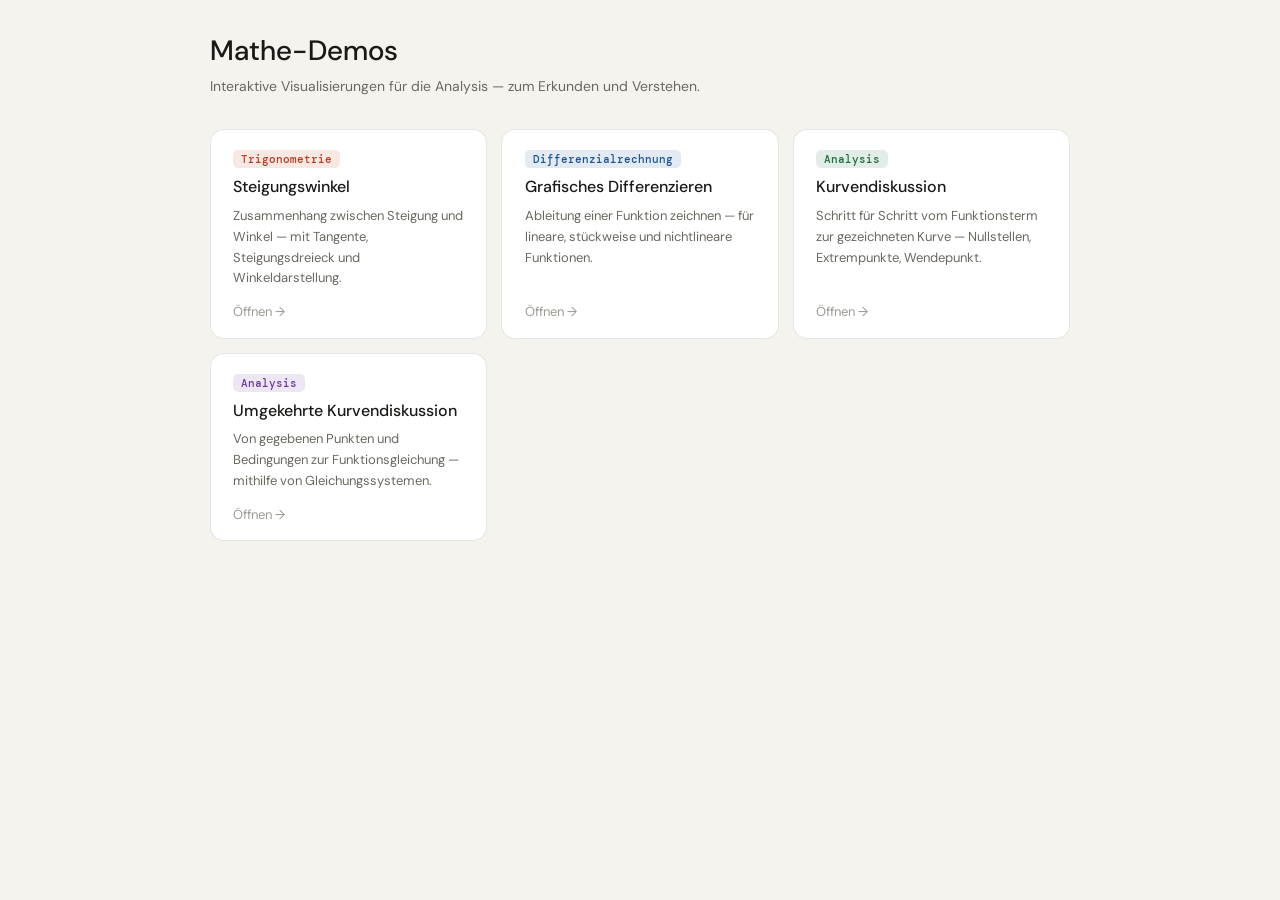
<file: index.html>
<!DOCTYPE html>
<html lang="de">
<head>
<meta charset="UTF-8">
<meta name="viewport" content="width=device-width, initial-scale=1.0">
<title>Mathe-Demos</title>
<link href="https://fonts.googleapis.com/css2?family=DM+Sans:wght@400;500&family=DM+Mono:wght@400;500&display=swap" rel="stylesheet">
<link rel="stylesheet" href="shared.css">
<style>
.demo-grid {
  display: grid;
  grid-template-columns: repeat(auto-fill, minmax(260px, 1fr));
  gap: 14px;
  margin-top: 2rem;
}

.demo-card {
  background: var(--surface);
  border: 0.5px solid var(--border);
  border-radius: 14px;
  padding: 1.25rem 1.4rem 1.1rem;
  text-decoration: none;
  color: inherit;
  display: flex;
  flex-direction: column;
  gap: 8px;
  transition: border-color .15s, box-shadow .15s;
}

.demo-card:hover {
  border-color: var(--border2);
  box-shadow: 0 2px 12px rgba(0,0,0,0.07);
}

.demo-tag {
  font-family: 'DM Mono', monospace;
  font-size: 11px;
  font-weight: 500;
  padding: 2px 8px;
  border-radius: 5px;
  align-self: flex-start;
}

.demo-tag.red    { background: rgba(184,64,32,0.12); color: var(--red); }
.demo-tag.blue   { background: rgba(26,86,150,0.12); color: var(--blue); }
.demo-tag.green  { background: rgba(30,110,58,0.12); color: var(--green); }
.demo-tag.purple { background: rgba(107,58,158,0.12); color: var(--purple); }

@media (prefers-color-scheme: dark) {
  .demo-tag.red    { background: rgba(224,96,64,0.15);   color: var(--red); }
  .demo-tag.blue   { background: rgba(91,163,232,0.15);  color: var(--blue); }
  .demo-tag.green  { background: rgba(78,194,122,0.15);  color: var(--green); }
  .demo-tag.purple { background: rgba(176,122,224,0.15); color: var(--purple); }
}

.demo-title {
  font-size: 16px;
  font-weight: 500;
  color: var(--text);
  line-height: 1.35;
}

.demo-desc {
  font-size: 13px;
  color: var(--muted);
  line-height: 1.6;
}

.demo-arrow {
  font-size: 13px;
  color: var(--hint);
  margin-top: auto;
  padding-top: 6px;
}
</style>
</head>
<body>
<div class="page">

<header>
  <h1 style="font-size:28px;font-weight:500;margin-bottom:6px;">Mathe-Demos</h1>
  <p>Interaktive Visualisierungen für die Analysis — zum Erkunden und Verstehen.</p>
</header>

<div class="demo-grid">

  <a class="demo-card" href="steigungswinkel.html">
    <span class="demo-tag red">Trigonometrie</span>
    <span class="demo-title">Steigungswinkel</span>
    <span class="demo-desc">Zusammenhang zwischen Steigung und Winkel — mit Tangente, Steigungsdreieck und Winkeldarstellung.</span>
    <span class="demo-arrow">Öffnen →</span>
  </a>

  <a class="demo-card" href="grafisches-differenzieren.html">
    <span class="demo-tag blue">Differenzialrechnung</span>
    <span class="demo-title">Grafisches Differenzieren</span>
    <span class="demo-desc">Ableitung einer Funktion zeichnen — für lineare, stückweise und nichtlineare Funktionen.</span>
    <span class="demo-arrow">Öffnen →</span>
  </a>

  <a class="demo-card" href="kurvendiskussion.html">
    <span class="demo-tag green">Analysis</span>
    <span class="demo-title">Kurvendiskussion</span>
    <span class="demo-desc">Schritt für Schritt vom Funktionsterm zur gezeichneten Kurve — Nullstellen, Extrempunkte, Wendepunkt.</span>
    <span class="demo-arrow">Öffnen →</span>
  </a>

  <a class="demo-card" href="umgekehrte-kurvendiskussion.html">
    <span class="demo-tag purple">Analysis</span>
    <span class="demo-title">Umgekehrte Kurvendiskussion</span>
    <span class="demo-desc">Von gegebenen Punkten und Bedingungen zur Funktionsgleichung — mithilfe von Gleichungssystemen.</span>
    <span class="demo-arrow">Öffnen →</span>
  </a>

</div>
</div>
</body>
</html>
</file>
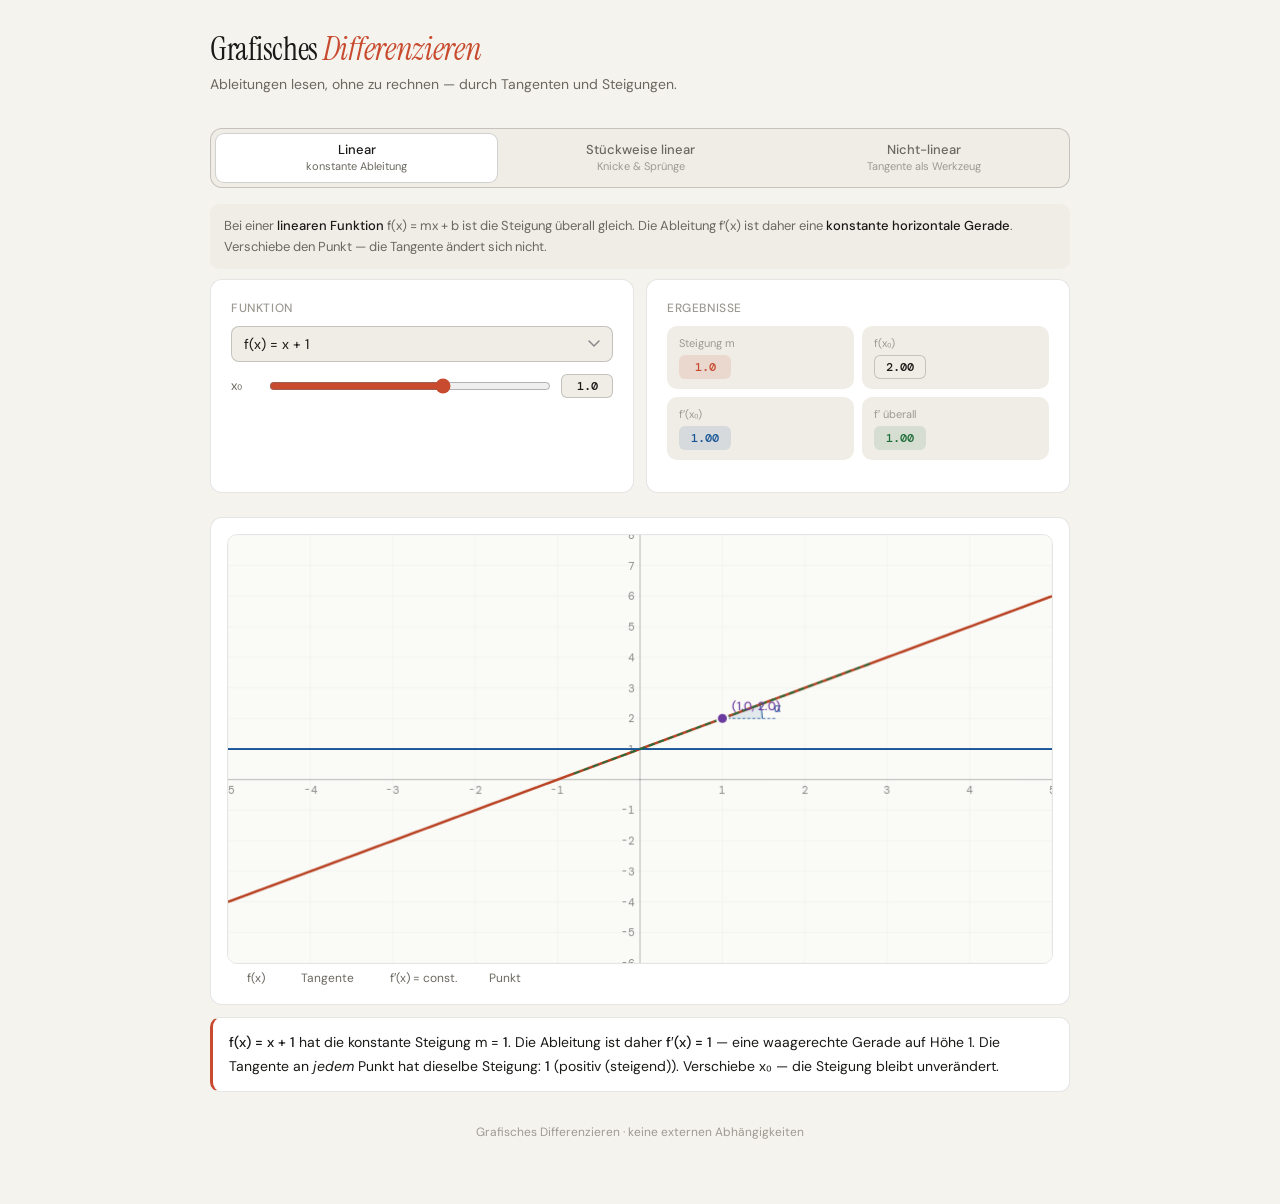
<file: grafisches-differenzieren.html>
<!DOCTYPE html>
<html lang="de">
<head>
<meta charset="UTF-8">
<meta name="viewport" content="width=device-width, initial-scale=1.0">
<title>Grafisches Differenzieren</title>
<link href="https://fonts.googleapis.com/css2?family=Instrument+Serif:ital@0;1&family=DM+Sans:wght@400;500&family=DM+Mono:wght@400;500&display=swap" rel="stylesheet">
<link rel="stylesheet" href="shared.css">
<style>
/* Override: this demo uses a slightly warmer red */
:root { --red: #c84b2f; }
@media (prefers-color-scheme: dark) { :root { --red: #e8705a; } }

/* Header — Instrument Serif */
header h1 { font-family: 'Instrument Serif', serif; font-size: 32px; font-weight: 400; letter-spacing: -0.3px; line-height: 1.1; margin-bottom: 6px; }
header h1 em { font-style: italic; color: var(--red); }

/* Tabs */
.tabs { display: flex; gap: 2px; background: var(--surface2); border: 0.5px solid var(--border2); border-radius: 12px; padding: 4px; margin-bottom: 16px; }
.tab { flex: 1; padding: 8px 12px; border-radius: 9px; border: none; background: transparent; color: var(--muted); font-family: 'DM Sans', sans-serif; font-size: 13px; font-weight: 500; cursor: pointer; transition: background 0.15s, color 0.15s; text-align: center; line-height: 1.3; }
.tab:hover { color: var(--text); }
.tab.active { background: var(--surface); color: var(--text); border: 0.5px solid var(--border2); }
.tab .tab-sub { font-size: 11px; font-weight: 400; color: var(--hint); display: block; margin-top: 1px; }
.tab.active .tab-sub { color: var(--muted); }

/* Controls label */
.ctrl-label { font-size: 12px; font-weight: 500; text-transform: uppercase; letter-spacing: 0.05em; color: var(--hint); margin-bottom: 10px; }

/* Piecewise warning */
.warn-box { background: rgba(180,83,9,0.10); border: 0.5px solid var(--amber); border-radius: 8px; padding: 8px 12px; font-size: 13px; color: var(--amber); margin-bottom: 10px; display: none; }
@media (prefers-color-scheme: dark) { .warn-box { background: rgba(251,191,36,0.12); color: var(--amber); border-color: var(--amber); } }

/* 4-column results strip */
.results { display: grid; grid-template-columns: repeat(4, 1fr); gap: 8px; margin-bottom: 12px; }
@media (max-width: 540px) { .results { grid-template-columns: repeat(2, 1fr); } }
</style>
</head>
<body>
<div class="page">

<header>
  <h1>Grafisches <em>Differenzieren</em></h1>
  <p>Ableitungen lesen, ohne zu rechnen — durch Tangenten und Steigungen.</p>
</header>

<!-- Tabs -->
<div class="tabs">
  <button class="tab active" onclick="switchTab('linear')">
    Linear
    <span class="tab-sub">konstante Ableitung</span>
  </button>
  <button class="tab" onclick="switchTab('piecewise')">
    Stückweise linear
    <span class="tab-sub">Knicke &amp; Sprünge</span>
  </button>
  <button class="tab" onclick="switchTab('nonlinear')">
    Nicht-linear
    <span class="tab-sub">Tangente als Werkzeug</span>
  </button>
</div>

<!-- ═══════════════ TAB 1: LINEAR ═══════════════ -->
<div id="panel-linear" class="panel active">

  <div class="info-box">
    Bei einer <strong>linearen Funktion</strong> f(x) = mx + b ist die Steigung überall gleich.
    Die Ableitung f′(x) ist daher eine <strong>konstante horizontale Gerade</strong>.
    Verschiebe den Punkt — die Tangente ändert sich nicht.
  </div>

  <div class="ctrl-grid">
    <div class="card">
      <div class="ctrl-label">Funktion</div>
      <select id="lin-func" onchange="linUpdate()">
        <option value="1">f(x) = x + 1</option>
        <option value="2">f(x) = 2x − 1</option>
        <option value="3">f(x) = −x + 3</option>
        <option value="4">f(x) = 0.5x + 2</option>
        <option value="5">f(x) = −2x + 4</option>
      </select>
      <div class="slider-row">
        <label>x₀</label>
        <input type="range" id="lin-x0" min="-4" max="4" step="0.1" value="1" oninput="linUpdate()">
        <span id="lin-x0-out" class="pill">1.0</span>
      </div>
    </div>
    <div class="card">
      <div class="ctrl-label">Ergebnisse</div>
      <div class="results" style="grid-template-columns:repeat(2,1fr);">
        <div class="ritem"><div class="rl">Steigung m</div><div class="rv"><span id="lin-m" class="pill red">—</span></div></div>
        <div class="ritem"><div class="rl">f(x₀)</div><div class="rv"><span id="lin-fx" class="pill">—</span></div></div>
        <div class="ritem"><div class="rl">f′(x₀)</div><div class="rv"><span id="lin-dfx" class="pill blue">—</span></div></div>
        <div class="ritem"><div class="rl">f′ überall</div><div class="rv"><span id="lin-const" class="pill green">—</span></div></div>
      </div>
    </div>
  </div>

  <div class="card" style="padding:1rem;">
    <canvas id="lin-cv"></canvas>
    <div class="legend">
      <div class="legend-item"><div class="lswatch" style="background:var(--curve);"></div> f(x)</div>
      <div class="legend-item"><div class="lswatch dashed" style="color:var(--tangent);background:none;"></div> Tangente</div>
      <div class="legend-item"><div class="lswatch" style="background:var(--deriv);"></div> f′(x) = const.</div>
      <div class="legend-item"><div class="lswatch" style="width:10px;height:10px;border-radius:50%;background:var(--point);"></div> Punkt</div>
    </div>
  </div>

  <div class="explain" id="lin-explain"></div>
</div>

<!-- ═══════════════ TAB 2: PIECEWISE ═══════════════ -->
<div id="panel-piecewise" class="panel">

  <div class="info-box">
    Bei einer <strong>stückweise linearen Funktion</strong> hat jedes Teilstück seine eigene konstante Steigung.
    An <strong>Knickpunkten</strong> ist die Ableitung nicht definiert — dort existiert keine eindeutige Tangente.
    An <strong>Sprungstellen</strong> ist die Funktion selbst nicht stetig.
  </div>

  <div class="ctrl-grid">
    <div class="card">
      <div class="ctrl-label">Funktion</div>
      <select id="pw-func" onchange="pwUpdate()">
        <option value="0">Absolut: |x|</option>
        <option value="1">Dach: Δ-Form</option>
        <option value="2">Treppe (Sprünge)</option>
        <option value="3">W-Form</option>
      </select>
      <div class="slider-row">
        <label>x₀</label>
        <input type="range" id="pw-x0" min="-4" max="4" step="0.05" value="1.5" oninput="pwUpdate()">
        <span id="pw-x0-out" class="pill">1.5</span>
      </div>
    </div>
    <div class="card">
      <div class="ctrl-label">Ergebnisse</div>
      <div class="results" style="grid-template-columns:repeat(2,1fr);">
        <div class="ritem"><div class="rl">f(x₀)</div><div class="rv"><span id="pw-fx" class="pill red">—</span></div></div>
        <div class="ritem"><div class="rl">Teilstück-Steigung</div><div class="rv"><span id="pw-slope" class="pill blue">—</span></div></div>
        <div class="ritem"><div class="rl">f′(x₀)</div><div class="rv"><span id="pw-dfx" class="pill green">—</span></div></div>
        <div class="ritem"><div class="rl">Status</div><div class="rv"><span id="pw-status" class="pill">—</span></div></div>
      </div>
    </div>
  </div>

  <div id="pw-warn" class="warn-box"></div>

  <div class="card" style="padding:1rem;">
    <canvas id="pw-cv"></canvas>
    <div class="legend">
      <div class="legend-item"><div class="lswatch" style="background:var(--curve);"></div> f(x)</div>
      <div class="legend-item"><div class="lswatch dashed" style="color:var(--tangent);background:none;"></div> Tangente (wo definiert)</div>
      <div class="legend-item"><div class="lswatch" style="background:var(--deriv);"></div> f′(x)</div>
    </div>
  </div>

  <div class="explain" id="pw-explain"></div>
</div>

<!-- ═══════════════ TAB 3: NONLINEAR ═══════════════ -->
<div id="panel-nonlinear" class="panel">

  <div class="info-box">
    Bei <strong>nicht-linearen Funktionen</strong> ändert sich die Steigung an jedem Punkt.
    Die Tangente an x₀ hat genau die Steigung f′(x₀). Die Ableitungsfunktion f′(x) zeigt,
    wie sich diese Steigung über alle x verhält — <strong>Nullstellen von f′ = Extrempunkte von f</strong>.
  </div>

  <div class="ctrl-grid">
    <div class="card">
      <div class="ctrl-label">Funktion</div>
      <select id="nl-func" onchange="nlUpdate()">
        <option value="0">f(x) = x²</option>
        <option value="1">f(x) = x³ − 3x</option>
        <option value="2">f(x) = sin(x)</option>
        <option value="3">f(x) = x⁴ − 4x²</option>
        <option value="4">f(x) = eˣ</option>
        <option value="5">f(x) = x² · e^(−x)</option>
      </select>
      <div class="slider-row">
        <label>x₀</label>
        <input type="range" id="nl-x0" min="-3.5" max="3.5" step="0.05" value="1" oninput="nlUpdate()">
        <span id="nl-x0-out" class="pill">1.0</span>
      </div>
    </div>
    <div class="card">
      <div class="ctrl-label">Ergebnisse</div>
      <div class="results" style="grid-template-columns:repeat(2,1fr);">
        <div class="ritem"><div class="rl">f(x₀)</div><div class="rv"><span id="nl-fx" class="pill red">—</span></div></div>
        <div class="ritem"><div class="rl">f′(x₀) = Steigung</div><div class="rv"><span id="nl-dfx" class="pill blue">—</span></div></div>
        <div class="ritem"><div class="rl">Steigungswinkel α</div><div class="rv"><span id="nl-angle" class="pill green">—</span></div></div>
        <div class="ritem"><div class="rl">Verhalten</div><div class="rv"><span id="nl-behavior" class="pill purple">—</span></div></div>
      </div>
    </div>
  </div>

  <div class="card" style="padding:1rem;">
    <canvas id="nl-cv"></canvas>
    <div style="display:flex;align-items:center;justify-content:space-between;flex-wrap:wrap;gap:8px;padding-top:6px;">
      <div class="legend">
        <div class="legend-item"><div class="lswatch" style="background:var(--curve);"></div> f(x)</div>
        <div class="legend-item"><div class="lswatch dashed" style="color:var(--tangent);background:none;"></div> Tangente an x₀</div>
        <div class="legend-item" id="nl-deriv-legend" style="opacity:0.35"><div class="lswatch" style="background:var(--deriv);"></div> f′(x)</div>
        <div class="legend-item"><div class="lswatch" style="width:10px;height:10px;border-radius:50%;background:var(--point);"></div> Punkt x₀</div>
      </div>
      <button id="nl-toggle-deriv" onclick="nlToggleDeriv()" style="font-family:'DM Sans',sans-serif;font-size:12px;font-weight:500;padding:5px 12px;border-radius:7px;border:0.5px solid var(--deriv);background:var(--surface2);color:var(--deriv);cursor:pointer;white-space:nowrap;transition:background 0.15s,color 0.15s;">f′(x) einblenden</button>
    </div>
  </div>

  <div class="explain" id="nl-explain"></div>
</div>

<footer>Grafisches Differenzieren · keine externen Abhängigkeiten</footer>
</div><!-- .page -->

<script src="canvas-utils.js"></script>
<script>
// ═══════════════ TAB SWITCHING ═══════════════
function switchTab(name) {
  document.querySelectorAll('.tab').forEach((t,i) => {
    const names = ['linear','piecewise','nonlinear'];
    t.classList.toggle('active', names[i]===name);
  });
  document.querySelectorAll('.panel').forEach(p => p.classList.remove('active'));
  document.getElementById('panel-'+name).classList.add('active');
  setTimeout(() => {
    if (name==='linear') { setupLin(); linUpdate(); }
    if (name==='piecewise') { setupPw(); pwUpdate(); }
    if (name==='nonlinear') { setupNl(); nlUpdate(); }
  }, 10);
}

// ═══════════════ TAB 1: LINEAR ═══════════════
const linFuncs = [
  { f: x=>x+1,      m:1,    b:1,   label:'f(x) = x + 1',    dfLabel:"f′(x) = 1" },
  { f: x=>2*x-1,    m:2,    b:-1,  label:'f(x) = 2x − 1',   dfLabel:"f′(x) = 2" },
  { f: x=>-x+3,     m:-1,   b:3,   label:'f(x) = −x + 3',   dfLabel:"f′(x) = −1" },
  { f: x=>0.5*x+2,  m:0.5,  b:2,   label:'f(x) = 0.5x + 2', dfLabel:"f′(x) = 0.5" },
  { f: x=>-2*x+4,   m:-2,   b:4,   label:'f(x) = −2x + 4',  dfLabel:"f′(x) = −2" },
];
let linCtx, linW, linH;

function setupLin() {
  const r = setupCanvas('lin-cv');
  linCtx=r.ctx; linW=r.w; linH=r.h;
}

function linUpdate() {
  if (!linCtx) return;
  const idx = +document.getElementById('lin-func').value - 1;
  const fn = linFuncs[idx];
  const x0 = parseFloat(document.getElementById('lin-x0').value);
  document.getElementById('lin-x0-out').textContent = x0.toFixed(1);

  const fx = fn.f(x0);
  document.getElementById('lin-m').textContent = fn.m.toFixed(1);
  document.getElementById('lin-fx').textContent = fx.toFixed(2);
  document.getElementById('lin-dfx').textContent = fn.m.toFixed(2);
  document.getElementById('lin-const').textContent = fn.m.toFixed(2);

  const C = colors();
  const xR = [-5,5], yR = [-6,8];
  const sc = makeCoords(xR, yR, linW, linH);
  drawGrid(linCtx, linW, linH, xR, yR, C, sc);

  // f(x)
  drawCurve(linCtx, linW, xR, yR, fn.f, C.curve, 2.5, sc);

  // f'(x) = const horizontal line
  drawCurve(linCtx, linW, xR, yR, ()=>fn.m, C.deriv, 1.8, sc);

  // Tangent (same as f here, shown shorter)
  const tl = 1.8;
  const [tx1,ty1] = sc(x0-tl, fn.f(x0-tl));
  const [tx2,ty2] = sc(x0+tl, fn.f(x0+tl));
  drawTangent(linCtx, 0, 0, tx1, ty1, tx2, ty2, C.tangent);

  // Point
  const [px0,py0] = sc(x0, fx);
  drawAngleArc(linCtx, px0, py0, tx1, ty1, tx2, ty2, C, linW);
  drawPoint(linCtx, px0, py0, C.point, C.bg);

  // Point label
  linCtx.fillStyle = C.point;
  linCtx.font = "500 12px 'DM Sans',sans-serif"; linCtx.textAlign='left';
  linCtx.fillText(`(${x0.toFixed(1)}, ${fx.toFixed(1)})`, px0+9, py0-8);

  const mDesc = fn.m > 0 ? 'positiv (steigend)' : fn.m < 0 ? 'negativ (fallend)' : 'null (waagerecht)';
  document.getElementById('lin-explain').innerHTML =
    `<strong>${fn.label}</strong> hat die konstante Steigung m = <strong>${fn.m}</strong>. `+
    `Die Ableitung ist daher <strong>${fn.dfLabel}</strong> — eine waagerechte Gerade auf Höhe ${fn.m}. `+
    `Die Tangente an <em>jedem</em> Punkt hat dieselbe Steigung: <strong>${fn.m}</strong> (${mDesc}). `+
    `Verschiebe x₀ — die Steigung bleibt unverändert.`;
}

// ═══════════════ TAB 2: PIECEWISE ═══════════════
const pwFuncs = [
  {
    name: '|x|',
    f: x => Math.abs(x),
    df: x => x > 0 ? 1 : x < 0 ? -1 : null,
    breakpoints: [0],
    segments: [{ from:-Infinity, to:0, slope:-1 },{ from:0, to:Infinity, slope:1 }],
    xR: [-4,4], yR: [-0.5,5],
    explain: (x,slope,bp) => bp
      ? `An der Knickstelle x = 0 existiert <strong>keine eindeutige Tangente</strong> — von links kommt Steigung −1, von rechts Steigung +1. Daher ist f′(0) <strong>nicht definiert</strong>.`
      : `Im Teilstück ${x<0?'x < 0':'x > 0'} gilt konstante Steigung <strong>${slope}</strong>. Die Ableitung ist dort f′(x) = <strong>${slope}</strong>.`
  },
  {
    name: 'Dach',
    f: x => x < -2 ? 0 : x < 0 ? x+2 : x < 2 ? -x+2 : 0,
    df: x => { if(x<-2||x>2) return 0; if(x===-2||x===0||x===2) return null; return x<0?1:-1; },
    breakpoints: [-2,0,2],
    segments:[{from:-Infinity,to:-2,slope:0},{from:-2,to:0,slope:1},{from:0,to:2,slope:-1},{from:2,to:Infinity,slope:0}],
    xR:[-5,5], yR:[-1,4],
    explain:(x,slope,bp)=>bp
      ?`An der Knickstelle x ≈ ${x.toFixed(1)} stoßen zwei Teilstücke mit verschiedenen Steigungen zusammen. f′ ist hier <strong>nicht definiert</strong>.`
      :`In diesem Teilstück ist die Steigung konstant <strong>${slope}</strong>. Die Ableitung f′ ist hier <strong>${slope}</strong>.`
  },
  {
    name: 'Treppe',
    f: x => Math.floor(x),
    df: x => { const frac = x - Math.floor(x); return (frac < 0.02 || frac > 0.98) ? null : 0; },
    breakpoints: [-3,-2,-1,0,1,2,3],
    segments:[],
    xR:[-3.5,3.5], yR:[-4,4],
    explain:(x,slope,bp)=>bp
      ?`An der Sprungstelle x = ${Math.round(x)} ist die Treppenfunktion <strong>nicht stetig</strong> — sie macht einen Sprung. Weder Stetigkeit noch Ableitbarkeit sind hier gegeben.`
      :`Zwischen den Sprüngen ist f(x) konstant, Steigung = 0. Die Ableitung ist dort f′(x) = <strong>0</strong>.`
  },
  {
    name: 'W-Form',
    f: x => x < -2 ? -x-2 : x < 0 ? x+2 : x < 2 ? -x+2 : x-2,
    df: x => {
      if(Math.abs(x+2)<0.08||Math.abs(x)<0.08||Math.abs(x-2)<0.08) return null;
      if(x<-2) return -1; if(x<0) return 1; if(x<2) return -1; return 1;
    },
    breakpoints:[-2,0,2],
    segments:[{from:-Infinity,to:-2,slope:-1},{from:-2,to:0,slope:1},{from:0,to:2,slope:-1},{from:2,to:Infinity,slope:1}],
    xR:[-5,5], yR:[-1,4],
    explain:(x,slope,bp)=>bp
      ?`Knickpunkt bei x ≈ ${x.toFixed(1)}: zwei Teilstücke treffen aufeinander. Die Ableitung ist hier <strong>nicht definiert</strong>.`
      :`Steigung in diesem Segment: <strong>${slope}</strong>. Die Ableitungsfunktion springt an den Knickpunkten zwischen +1 und −1.`
  }
];

let pwCtx, pwW, pwH;

function setupPw() {
  const r = setupCanvas('pw-cv');
  pwCtx=r.ctx; pwW=r.w; pwH=r.h;
}

function pwUpdate() {
  if (!pwCtx) return;
  const idx = +document.getElementById('pw-func').value;
  const fn = pwFuncs[idx];
  const x0 = parseFloat(document.getElementById('pw-x0').value);
  document.getElementById('pw-x0-out').textContent = x0.toFixed(2);

  let fx; try { fx = fn.f(x0); } catch(e) { fx = NaN; }
  const dfx = fn.df(x0);
  const isBreak = dfx === null;
  const nearBreak = fn.breakpoints.some(b => Math.abs(x0-b) < 0.15);

  document.getElementById('pw-fx').textContent = isFinite(fx) ? fx.toFixed(2) : '—';
  document.getElementById('pw-slope').textContent = isBreak ? '—' : (dfx != null ? dfx.toFixed(1) : '—');
  document.getElementById('pw-dfx').textContent = isBreak ? 'undef.' : (dfx != null ? dfx.toFixed(1) : '—');
  document.getElementById('pw-status').textContent = isBreak ? '⚠ Knick' : '✓ diffbar';

  const warnEl = document.getElementById('pw-warn');
  if (nearBreak || isBreak) {
    warnEl.style.display='block';
    warnEl.textContent = fn.name === 'Treppe'
      ? `x₀ ≈ ${x0.toFixed(2)} liegt nahe einer Sprungstelle — f ist hier nicht stetig, also auch nicht ableitbar.`
      : `x₀ ≈ ${x0.toFixed(2)} liegt nahe einem Knickpunkt — die Ableitung ist dort nicht definiert.`;
  } else { warnEl.style.display='none'; }

  document.getElementById('pw-explain').innerHTML = fn.explain(x0, dfx, isBreak||nearBreak);

  const C = colors();
  const sc = makeCoords(fn.xR, fn.yR, pwW, pwH);
  drawGrid(pwCtx, pwW, pwH, fn.xR, fn.yR, C, sc);

  // f(x) — draw piecewise carefully
  if (idx === 2) {
    // Staircase: draw each step separately
    for (let i = -4; i <= 4; i++) {
      const [sx1] = sc(i, i); const [sx2] = sc(i+1, i);
      const [,sy] = sc(i, i);
      pwCtx.strokeStyle = C.curve; pwCtx.lineWidth = 2.5;
      pwCtx.beginPath(); pwCtx.moveTo(sx1, sy); pwCtx.lineTo(sx2, sy); pwCtx.stroke();
      // open circle at start, closed at end
      pwCtx.strokeStyle = C.curve; pwCtx.lineWidth = 1.5;
      pwCtx.beginPath(); pwCtx.arc(sx1, sy, 3.5, 0, 2*Math.PI); pwCtx.fillStyle=C.bg; pwCtx.fill(); pwCtx.stroke();
      pwCtx.beginPath(); pwCtx.arc(sx2, sy, 3.5, 0, 2*Math.PI); pwCtx.fillStyle=C.curve; pwCtx.fill();
    }
  } else {
    drawCurve(pwCtx, pwW, fn.xR, fn.yR, fn.f, C.curve, 2.5, sc);
    // Mark breakpoints
    fn.breakpoints.forEach(b => {
      const yb = fn.f(b);
      if (!isFinite(yb)) return;
      const [bx,by] = sc(b, yb);
      pwCtx.strokeStyle = C.warn; pwCtx.lineWidth = 1.5;
      pwCtx.beginPath(); pwCtx.arc(bx,by,5,0,2*Math.PI); pwCtx.fillStyle=C.bg; pwCtx.fill(); pwCtx.stroke();
    });
  }

  // f'(x) — derivative
  if (idx !== 2) {
    // Draw derivative as step function
    fn.segments.forEach(seg => {
      const x1 = Math.max(seg.from, fn.xR[0]);
      const x2 = Math.min(seg.to, fn.xR[1]);
      if (x1 >= x2) return;
      pwCtx.strokeStyle = C.deriv; pwCtx.lineWidth = 1.8;
      const [sx1,sy1] = sc(x1, seg.slope);
      const [sx2,sy2] = sc(x2, seg.slope);
      pwCtx.beginPath(); pwCtx.moveTo(sx1,sy1); pwCtx.lineTo(sx2,sy2); pwCtx.stroke();
      // open circles at breakpoints
      fn.breakpoints.forEach(b => {
        if (b > x1 && b < x2+0.01) {
          const [bx,by] = sc(b, seg.slope);
          pwCtx.beginPath(); pwCtx.arc(bx,by,3.5,0,2*Math.PI); pwCtx.fillStyle=C.bg; pwCtx.fill();
          pwCtx.strokeStyle = C.deriv; pwCtx.lineWidth=1.2; pwCtx.stroke();
        }
      });
    });
  } else {
    // Derivative of floor is 0 everywhere except jumps
    const [sx1] = sc(fn.xR[0], 0); const [sx2] = sc(fn.xR[1], 0);
    const [,sy] = sc(0,0);
    pwCtx.strokeStyle = C.deriv; pwCtx.lineWidth = 1.8;
    pwCtx.setLineDash([6,4]);
    pwCtx.beginPath(); pwCtx.moveTo(sx1,sy); pwCtx.lineTo(sx2,sy); pwCtx.stroke();
    pwCtx.setLineDash([]);
  }

  // Tangent and point
  if (!isBreak && !nearBreak && isFinite(fx) && dfx !== null) {
    const slope = dfx;
    const tl = (fn.xR[1]-fn.xR[0]) * 0.20;
    const [tx1,ty1] = sc(x0-tl, fx-slope*tl);
    const [tx2,ty2] = sc(x0+tl, fx+slope*tl);
    drawTangent(pwCtx, 0,0, tx1,ty1, tx2,ty2, C.tangent);
    const [px0,py0] = sc(x0, fx);
    drawAngleArc(pwCtx, px0,py0, tx1,ty1,tx2,ty2, C, pwW);
    drawPoint(pwCtx, px0, py0, C.point, C.bg);
  } else if (isFinite(fx)) {
    const [px0,py0] = sc(x0, fx);
    pwCtx.strokeStyle = C.warn; pwCtx.lineWidth = 2;
    const r = 6;
    pwCtx.beginPath(); pwCtx.moveTo(px0-r,py0-r); pwCtx.lineTo(px0+r,py0+r); pwCtx.stroke();
    pwCtx.beginPath(); pwCtx.moveTo(px0+r,py0-r); pwCtx.lineTo(px0-r,py0+r); pwCtx.stroke();
  }
}

// ═══════════════ TAB 3: NONLINEAR ═══════════════
const nlFuncs = [
  {
    label:'f(x) = x²', dfLabel:"f′(x) = 2x",
    f: x=>x*x, df: x=>2*x,
    xR:[-3.5,3.5], yR:[-1,10],
    extrema:[{x:0,type:'Minimum'}]
  },
  {
    label:'f(x) = x³ − 3x', dfLabel:"f′(x) = 3x² − 3",
    f: x=>x*x*x-3*x, df: x=>3*x*x-3,
    xR:[-3,3], yR:[-5,5],
    extrema:[{x:-1,type:'Maximum'},{x:1,type:'Minimum'}]
  },
  {
    label:'f(x) = sin(x)', dfLabel:"f′(x) = cos(x)",
    f: x=>Math.sin(x), df: x=>Math.cos(x),
    xR:[-4,4], yR:[-2,2],
    extrema:[{x:-Math.PI/2,type:'Minimum'},{x:Math.PI/2,type:'Maximum'}]
  },
  {
    label:'f(x) = x⁴ − 4x²', dfLabel:"f′(x) = 4x³ − 8x",
    f: x=>x*x*x*x-4*x*x, df: x=>4*x*x*x-8*x,
    xR:[-3,3], yR:[-6,6],
    extrema:[{x:-Math.sqrt(2),type:'Minimum'},{x:0,type:'Maximum'},{x:Math.sqrt(2),type:'Minimum'}]
  },
  {
    label:'f(x) = eˣ', dfLabel:"f′(x) = eˣ",
    f: x=>Math.exp(x), df: x=>Math.exp(x),
    xR:[-3,3], yR:[-0.5,8],
    extrema:[]
  },
  {
    label:'f(x) = x²·e^(−x)', dfLabel:"f′(x) = (2x − x²)·e^(−x)",
    f: x=>x*x*Math.exp(-x), df: x=>(2*x-x*x)*Math.exp(-x),
    xR:[-2,5], yR:[-0.5,4],
    extrema:[{x:0,type:'Minimum'},{x:2,type:'Maximum'}]
  },
];

let nlCtx, nlW, nlH;
let nlShowDeriv = false;

function setupNl() {
  const r = setupCanvas('nl-cv');
  nlCtx=r.ctx; nlW=r.w; nlH=r.h;
}

function nlUpdate() {
  if (!nlCtx) return;
  const idx = +document.getElementById('nl-func').value;
  const fn = nlFuncs[idx];
  const x0 = parseFloat(document.getElementById('nl-x0').value);

  // Clamp x0 to range
  const cx0 = Math.max(fn.xR[0]+0.1, Math.min(fn.xR[1]-0.1, x0));
  document.getElementById('nl-x0').min = fn.xR[0]+0.1;
  document.getElementById('nl-x0').max = fn.xR[1]-0.1;
  document.getElementById('nl-x0-out').textContent = cx0.toFixed(2);

  const fx = fn.f(cx0);
  const dfx = fn.df(cx0);
  const angleDeg = Math.atan(dfx)*180/Math.PI;

  document.getElementById('nl-fx').textContent = fx.toFixed(2);
  document.getElementById('nl-dfx').textContent = dfx.toFixed(2);
  document.getElementById('nl-angle').textContent = angleDeg.toFixed(1)+'°';

  const nearExtreme = fn.extrema.some(e => Math.abs(cx0-e.x) < 0.15);
  const behavior = Math.abs(dfx) < 0.08 ? '≈ Extrempunkt' : dfx > 0 ? 'steigend ↗' : 'fallend ↘';
  document.getElementById('nl-behavior').textContent = behavior;

  const C = colors();
  const sc = makeCoords(fn.xR, fn.yR, nlW, nlH);
  drawGrid(nlCtx, nlW, nlH, fn.xR, fn.yR, C, sc);

  // f(x)
  drawCurve(nlCtx, nlW, fn.xR, fn.yR, fn.f, C.curve, 2.5, sc);

  // f'(x)
  if (nlShowDeriv) {
    drawCurve(nlCtx, nlW, fn.xR, fn.yR, fn.df, C.deriv, 1.8, sc);

    // Zero crossings of f' (extrema of f) — vertical dashed markers
    fn.extrema.forEach(e => {
      if (e.x < fn.xR[0] || e.x > fn.xR[1]) return;
      const [ex] = sc(e.x, 0);
      nlCtx.strokeStyle = C.deriv; nlCtx.lineWidth = 0.8;
      nlCtx.globalAlpha = 0.35;
      nlCtx.setLineDash([4,3]);
      nlCtx.beginPath(); nlCtx.moveTo(ex,0); nlCtx.lineTo(ex,nlH); nlCtx.stroke();
      nlCtx.setLineDash([]); nlCtx.globalAlpha=1;
      // label
      const [,ey] = sc(e.x, fn.yR[1]);
      nlCtx.fillStyle = C.deriv;
      nlCtx.font="11px 'DM Mono',monospace"; nlCtx.textAlign='center';
      nlCtx.fillText(e.type, ex, ey+16);
    });
  }

  // Tangent
  const tl = (fn.xR[1]-fn.xR[0]) * 0.22;
  const [tx1,ty1] = sc(cx0-tl, fx-dfx*tl);
  const [tx2,ty2] = sc(cx0+tl, fx+dfx*tl);
  drawTangent(nlCtx, 0,0, tx1,ty1, tx2,ty2, C.tangent);

  // Derivative point on f' curve
  if (nlShowDeriv) {
    const dfAtX = fn.df(cx0);
    const [dpx,dpy] = sc(cx0, dfAtX);
    nlCtx.fillStyle = C.deriv; nlCtx.strokeStyle=C.bg; nlCtx.lineWidth=1.5;
    nlCtx.beginPath(); nlCtx.arc(dpx,dpy,4,0,2*Math.PI); nlCtx.fill(); nlCtx.stroke();
  }

  // Main point
  const [px0,py0] = sc(cx0, fx);
  drawAngleArc(nlCtx, px0,py0, tx1,ty1,tx2,ty2, C, nlW);
  drawPoint(nlCtx, px0, py0, C.point, C.bg);

  // Labels
  nlCtx.fillStyle = C.point;
  nlCtx.font="500 12px 'DM Sans',sans-serif"; nlCtx.textAlign='left';
  nlCtx.fillText(`(${cx0.toFixed(1)}, ${fx.toFixed(1)})`, px0+9, py0-8);

  // Slope readout on f' axis
  if (nlShowDeriv) {
    const [dpx2,dpy2] = sc(cx0, fn.df(cx0));
    nlCtx.fillStyle = C.deriv;
    nlCtx.font="11px 'DM Mono',monospace"; nlCtx.textAlign='right';
    nlCtx.fillText(`f′=${dfx.toFixed(2)}`, dpx2-8, dpy2-7);
  }

  // Explain
  const extInfo = fn.extrema.length > 0
    ? ` Extrempunkte von f liegen dort, wo f′(x) = 0: ` +
      fn.extrema.map(e=>`x = ${e.x.toFixed(2)} (${e.type})`).join(', ') + '.'
    : '';
  document.getElementById('nl-explain').innerHTML =
    `<strong>${fn.label}</strong>: An x₀ = ${cx0.toFixed(2)} beträgt die Steigung (= erste Ableitung) <strong>f′(${cx0.toFixed(2)}) = ${dfx.toFixed(2)}</strong>. `+
    `Die Tangente macht mit der Waagerechten einen Winkel von <strong>${angleDeg.toFixed(1)}°</strong>. `+
    `Die blaue Kurve f′(x) zeigt, wie sich die Steigung über alle x verändert — der blaue Punkt liegt genau bei (${cx0.toFixed(2)}, ${dfx.toFixed(2)}).`+
    extInfo;
}

function nlToggleDeriv() {
  nlShowDeriv = !nlShowDeriv;
  const btn = document.getElementById('nl-toggle-deriv');
  const legend = document.getElementById('nl-deriv-legend');
  btn.textContent = nlShowDeriv ? "f′(x) ausblenden" : "f′(x) einblenden";
  btn.style.color = nlShowDeriv ? 'var(--muted)' : 'var(--deriv)';
  btn.style.borderColor = nlShowDeriv ? 'var(--border2)' : 'var(--deriv)';
  legend.style.opacity = nlShowDeriv ? '1' : '0.35';
  btn.textContent = nlShowDeriv ? "f′(x) ausblenden" : "f′(x) einblenden";
  nlUpdate();
}

// ═══════════════ INIT ═══════════════
window.addEventListener('DOMContentLoaded', () => {
  setupLin(); linUpdate();
});
window.matchMedia('(prefers-color-scheme: dark)').addEventListener('change', () => {
  const active = document.querySelector('.tab.active');
  const names = ['linear','piecewise','nonlinear'];
  const idx = Array.from(document.querySelectorAll('.tab')).indexOf(active);
  if (idx===0) linUpdate();
  if (idx===1) pwUpdate();
  if (idx===2) nlUpdate();
});
window.addEventListener('resize', () => {
  const names = ['linear','piecewise','nonlinear'];
  const active = document.querySelector('.tab.active');
  const idx = Array.from(document.querySelectorAll('.tab')).indexOf(active);
  if (idx===0) { setupLin(); linUpdate(); }
  if (idx===1) { setupPw(); pwUpdate(); }
  if (idx===2) { setupNl(); nlUpdate(); }
});
</script>
</body>
</html>
</file>
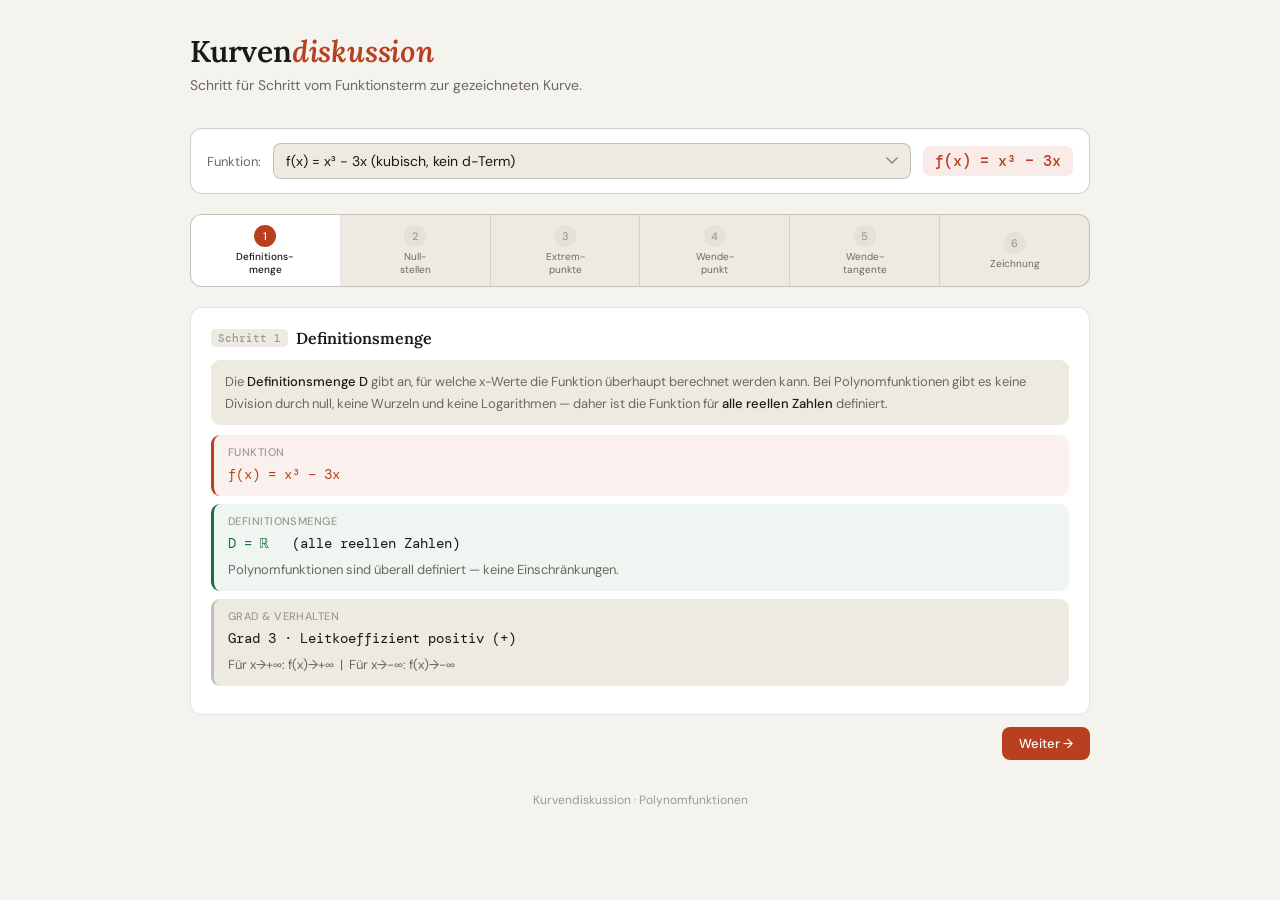
<file: kurvendiskussion.html>
<!DOCTYPE html>
<html lang="de">
<head>
<meta charset="UTF-8">
<meta name="viewport" content="width=device-width, initial-scale=1.0">
<title>Kurvendiskussion</title>
<link href="https://fonts.googleapis.com/css2?family=Lora:ital,wght@0,400;0,600;1,400&family=DM+Sans:wght@400;500&family=DM+Mono:wght@400;500&display=swap" rel="stylesheet">
<link rel="stylesheet" href="shared.css">
<style>
/* ── Page-specific overrides ── */
:root {
  --surface2: #edeae2;
  --surface3: #e5e1d8;
  --border:   rgba(0,0,0,0.10);
  --border2:  rgba(0,0,0,0.18);
  --accent:   var(--red);
  --step-dot: var(--red);
}
@media (prefers-color-scheme: dark) {
  :root {
    --surface2: #221f18;
    --surface3: #2a2720;
    --border:   rgba(255,255,255,0.08);
    --border2:  rgba(255,255,255,0.16);
  }
}

.page { max-width: 900px; }

/* Header */
header h1 { font-family: 'Lora', serif; font-size: 30px; font-weight: 600; letter-spacing: -0.2px; margin-bottom: 4px; }
header h1 em { font-style: italic; color: var(--accent); }

/* Function selector */
.func-bar { display: flex; align-items: center; gap: 12px; flex-wrap: wrap; background: var(--surface); border: 0.5px solid var(--border2); border-radius: 12px; padding: 14px 16px; margin-bottom: 20px; }
.func-bar label { font-size: 13px; color: var(--muted); white-space: nowrap; }
.func-bar select { flex: 1; min-width: 200px; margin-bottom: 0; background-color: var(--surface2); border-color: var(--border2); }
.func-display { font-family: 'DM Mono', monospace; font-size: 15px; font-weight: 500; color: var(--accent); background: rgba(184,64,32,0.10); border-radius: 7px; padding: 5px 12px; white-space: nowrap; }

/* Step nav */
.steps-nav { display: flex; gap: 0; margin-bottom: 20px; border: 0.5px solid var(--border2); border-radius: 12px; overflow: hidden; background: var(--surface2); }
.step-btn { flex: 1; display: flex; flex-direction: column; align-items: center; justify-content: center; padding: 10px 6px; border: none; background: transparent; cursor: pointer; transition: background .15s; border-right: 0.5px solid var(--border); font-family: 'DM Sans', sans-serif; gap: 3px; }
.step-btn:last-child { border-right: none; }
.step-btn:hover { background: var(--surface3); }
.step-btn.active { background: var(--surface); }
.step-num { width: 22px; height: 22px; border-radius: 50%; background: var(--surface3); color: var(--hint); font-size: 11px; font-weight: 500; display: flex; align-items: center; justify-content: center; transition: background .15s, color .15s; }
.step-btn.active .step-num { background: var(--accent); color: #fff; }
.step-btn.done .step-num { background: var(--green); color: #fff; }
.step-label { font-size: 10px; color: var(--muted); text-align: center; line-height: 1.3; }
.step-btn.active .step-label { color: var(--text); font-weight: 500; }
@media (max-width: 600px) { .step-label { display: none; } .step-btn { padding: 10px 4px; } }

/* Card title */
.card-title { font-family: 'Lora', serif; font-size: 16px; font-weight: 600; color: var(--text); margin-bottom: 12px; display: flex; align-items: center; gap: 8px; }
.card-title .ct-badge { font-family: 'DM Mono', monospace; font-size: 11px; font-weight: 500; background: var(--surface2); color: var(--hint); border-radius: 5px; padding: 2px 7px; }

/* Formula steps */
.fstep { display: flex; flex-direction: column; gap: 4px; padding: 10px 14px; background: var(--surface2); border-radius: 9px; margin-bottom: 8px; border-left: 3px solid var(--border2); }
.fstep.highlight { border-left-color: var(--accent); background: rgba(184,64,32,0.07); }
.fstep.blue   { border-left-color: var(--blue);   background: rgba(26,86,150,0.07); }
.fstep.green  { border-left-color: var(--green);  background: rgba(30,110,58,0.07); }
.fstep.purple { border-left-color: var(--purple); background: rgba(107,58,158,0.07); }
.fstep.amber  { border-left-color: var(--amber);  background: rgba(138,90,0,0.07); }
.fstep.teal   { border-left-color: var(--teal);   background: rgba(14,110,110,0.07); }
.fstep-label { font-size: 11px; color: var(--hint); font-weight: 500; text-transform: uppercase; letter-spacing: 0.04em; }
.fstep-formula { font-family: 'DM Mono', monospace; font-size: 14px; color: var(--text); line-height: 1.6; }
.fstep-formula span.acc { color: var(--accent); }
.fstep-formula span.blu { color: var(--blue); }
.fstep-formula span.grn { color: var(--green); }
.fstep-formula span.pur { color: var(--purple); }
.fstep-formula span.amb { color: var(--amber); }
.fstep-formula span.tel { color: var(--teal); }
.fstep-explain { font-size: 13px; color: var(--muted); line-height: 1.6; margin-top: 2px; }

/* Result pills */
.results-row { display: flex; gap: 8px; flex-wrap: wrap; margin-top: 4px; }
.rpill { font-family: 'DM Mono', monospace; font-size: 13px; padding: 4px 11px; border-radius: 7px; border: 0.5px solid var(--border2); background: var(--surface2); color: var(--text); }
.rpill.acc { background: rgba(184,64,32,0.12); border-color: transparent; color: var(--accent); }
.rpill.blu { background: rgba(26,86,150,0.12); border-color: transparent; color: var(--blue); }
.rpill.grn { background: rgba(30,110,58,0.12); border-color: transparent; color: var(--green); }
.rpill.pur { background: rgba(107,58,158,0.12); border-color: transparent; color: var(--purple); }
.rpill.amb { background: rgba(138,90,0,0.12);  border-color: transparent; color: var(--amber); }
.rpill.tel { background: rgba(14,110,110,0.12); border-color: transparent; color: var(--teal); }
@media (prefers-color-scheme: dark) {
  .rpill.acc { background: rgba(224,96,64,0.15);   color: var(--accent); }
  .rpill.blu { background: rgba(91,163,232,0.15);  color: var(--blue); }
  .rpill.grn { background: rgba(78,194,122,0.15);  color: var(--green); }
  .rpill.pur { background: rgba(176,122,224,0.15); color: var(--purple); }
  .rpill.amb { background: rgba(240,176,64,0.15);  color: var(--amber); }
  .rpill.tel { background: rgba(62,206,206,0.15);  color: var(--teal); }
}

/* Summary table */
.sum-table { width: 100%; border-collapse: collapse; font-size: 13px; }
.sum-table th { text-align: left; font-size: 11px; font-weight: 500; text-transform: uppercase; letter-spacing: 0.04em; color: var(--hint); padding: 6px 10px; border-bottom: 0.5px solid var(--border2); }
.sum-table td { padding: 7px 10px; border-bottom: 0.5px solid var(--border); vertical-align: middle; }
.sum-table tr:last-child td { border-bottom: none; }
.sum-table .dot { width: 10px; height: 10px; border-radius: 50%; display: inline-block; margin-right: 6px; vertical-align: middle; }
</style>
</head>
<body>
<div class="page">

<header>
  <h1>Kurven<em>diskussion</em></h1>
  <p>Schritt für Schritt vom Funktionsterm zur gezeichneten Kurve.</p>
</header>

<!-- Function selector -->
<div class="func-bar">
  <label>Funktion:</label>
  <select id="func-sel" onchange="onFuncChange()">
    <option value="0">f(x) = x³ − 3x  (kubisch, kein d-Term)</option>
    <option value="1">f(x) = x³ − 12x  (kubisch, kein d-Term)</option>
    <option value="2">f(x) = x³ − 3x² − 9x + 2  (kubisch, vollständig)</option>
    <option value="3">f(x) = x² − 4x + 3  (quadratisch, Parabel)</option>
    <option value="4">f(x) = −x³ + 4x  (kubisch, negativ, kein d-Term)</option>
  </select>
  <span class="func-display" id="func-display">f(x) = x³ − 3x² + 2</span>
</div>

<!-- Step navigation -->
<div class="steps-nav">
  <button class="step-btn active" id="sbn-0" onclick="goStep(0)">
    <span class="step-num">1</span>
    <span class="step-label">Definitions-<br>menge</span>
  </button>
  <button class="step-btn" id="sbn-1" onclick="goStep(1)">
    <span class="step-num">2</span>
    <span class="step-label">Null-<br>stellen</span>
  </button>
  <button class="step-btn" id="sbn-2" onclick="goStep(2)">
    <span class="step-num">3</span>
    <span class="step-label">Extrem-<br>punkte</span>
  </button>
  <button class="step-btn" id="sbn-3" onclick="goStep(3)">
    <span class="step-num">4</span>
    <span class="step-label">Wende-<br>punkt</span>
  </button>
  <button class="step-btn" id="sbn-4" onclick="goStep(4)">
    <span class="step-num">5</span>
    <span class="step-label">Wende-<br>tangente</span>
  </button>
  <button class="step-btn" id="sbn-5" onclick="goStep(5)">
    <span class="step-num">6</span>
    <span class="step-label">Zeichnung</span>
  </button>
</div>

<!-- Panels -->
<div id="panel-0" class="panel active"></div>
<div id="panel-1" class="panel"></div>
<div id="panel-2" class="panel"></div>
<div id="panel-3" class="panel"></div>
<div id="panel-4" class="panel"></div>
<div id="panel-5" class="panel"></div>

<footer>Kurvendiskussion · Polynomfunktionen</footer>
</div>

<script src="canvas-utils.js"></script>
<script>
// ═══════════════════════════════════════════════
// FUNCTION DEFINITIONS
// ═══════════════════════════════════════════════
const FUNCS = [
  {
    // Simple cubic, no constant term → x herausheben möglich
    label: 'f(x) = x³ − 3x',
    latex: 'f(x) = x³ − 3x',
    f:  x => x**3 - 3*x,
    f1: x => 3*x**2 - 3,
    f2: x => 6*x,
    f3: x => 6,
    fStr:  'x³ − 3x',
    f1Str: '3x² − 3',
    f2Str: '6x',
    factoredStr: 'x² − 3',
    degree: 3, leadPos: true, noConstant: true,
    nullstellen: () => solveNumeric(x => x**3 - 3*x, -2.5, 2.5),
    extrema: () => [
      {x:-1, y:(-1)**3-3*(-1), type:'max'},
      {x:1,  y:(1)**3-3*(1),   type:'min'}
    ],
    wendepunkt: () => ({ x:0, y:0 }),
    abcA: 3, abcB: 0, abcC: -3,
    xRange: [-2.5, 2.5], yRange: [-4, 4]
  },
  {
    // Simple cubic, no constant term, larger extrema spread
    label: 'f(x) = x³ − 12x',
    latex: 'f(x) = x³ − 12x',
    f:  x => x**3 - 12*x,
    f1: x => 3*x**2 - 12,
    f2: x => 6*x,
    f3: x => 6,
    fStr:  'x³ − 12x',
    f1Str: '3x² − 12',
    f2Str: '6x',
    factoredStr: 'x² − 12',
    degree: 3, leadPos: true, noConstant: true,
    nullstellen: () => solveNumeric(x => x**3 - 12*x, -4.5, 4.5),
    extrema: () => [
      {x:-2, y:(-2)**3-12*(-2), type:'max'},
      {x:2,  y:(2)**3-12*(2),   type:'min'}
    ],
    wendepunkt: () => ({ x:0, y:0 }),
    abcA: 3, abcB: 0, abcC: -12,
    xRange: [-4.5, 4.5], yRange: [-18, 18]
  },
  {
    // Full cubic with constant term
    label: 'f(x) = x³ − 3x² − 9x + 2',
    latex: 'f(x) = x³ − 3x² − 9x + 2',
    f:  x => x**3 - 3*x**2 - 9*x + 2,
    f1: x => 3*x**2 - 6*x - 9,
    f2: x => 6*x - 6,
    f3: x => 6,
    fStr:  'x³ − 3x² − 9x + 2',
    f1Str: '3x² − 6x − 9',
    f2Str: '6x − 6',
    degree: 3, leadPos: true, noConstant: false,
    nullstellen: () => solveNumeric(x => x**3 - 3*x**2 - 9*x + 2, -3, 6),
    extrema: () => [
      {x:-1, y:(-1)**3-3*(-1)**2-9*(-1)+2, type:'max'},
      {x:3,  y:(3)**3-3*(3)**2-9*(3)+2,    type:'min'}
    ],
    wendepunkt: () => ({ x:1, y:(1)**3-3*(1)**2-9*(1)+2 }),
    abcA: 3, abcB: -6, abcC: -9,
    xRange: [-3, 6], yRange: [-26, 14]
  },
  {
    label: 'f(x) = x² − 4x + 3',
    latex: 'f(x) = x² − 4x + 3',
    f:  x => x**2 - 4*x + 3,
    f1: x => 2*x - 4,
    f2: x => 2,
    f3: x => 0,
    fStr:  'x² − 4x + 3',
    f1Str: '2x − 4',
    f2Str: '2',
    degree: 2, leadPos: true, noConstant: false,
    nullstellen: () => [{x:1,y:0},{x:3,y:0}],
    extrema: () => [{x:2, y:-1, type:'min'}],
    wendepunkt: () => null,
    abcA: 1, abcB: -4, abcC: 3,
    xRange: [-0.5, 5], yRange: [-2.5, 5]
  },
  {
    // Negative leading coefficient, no constant term
    label: 'f(x) = −x³ + 4x',
    latex: 'f(x) = −x³ + 4x',
    f:  x => -(x**3) + 4*x,
    f1: x => -3*(x**2) + 4,
    f2: x => -6*x,
    f3: x => -6,
    fStr:  '−x³ + 4x',
    f1Str: '−3x² + 4',
    f2Str: '−6x',
    factoredStr: '−x² + 4',
    degree: 3, leadPos: false, noConstant: true,
    nullstellen: () => solveNumeric(x => -(x**3) + 4*x, -2.5, 2.5),
    extrema: () => {
      const xp = Math.sqrt(4/3);
      return [
        {x:-xp, y:-((-xp)**3)+4*(-xp), type:'min'},
        {x: xp, y:-((xp)**3)+4*(xp),   type:'max'}
      ];
    },
    wendepunkt: () => ({ x:0, y:0 }),
    abcA: -3, abcB: 0, abcC: 4,
    xRange: [-2.5, 2.5], yRange: [-4, 4]
  }
];

// ═══════════════════════════════════════════════
// UTILITIES
// ═══════════════════════════════════════════════
function solveNumeric(f, a, b, tol=1e-6) {
  const roots = [];
  const steps = 2000;
  const dx = (b-a)/steps;
  for (let i=0; i<steps; i++) {
    const x1 = a+i*dx, x2=x1+dx;
    if (f(x1)*f(x2) <= 0) {
      let lo=x1, hi=x2;
      for (let j=0;j<50;j++){const m=(lo+hi)/2; f(lo)*f(m)<=0?hi=m:lo=m;}
      const r=(lo+hi)/2;
      if (!roots.some(rx=>Math.abs(rx.x-r)<0.01)) roots.push({x:r,y:0});
    }
  }
  return roots;
}

function fmt(v, d=4) {
  if (!isFinite(v)) return '?';
  const r = Math.round(v*1e6)/1e6;
  if (Math.abs(r - Math.round(r)) < 1e-5) return String(Math.round(r));
  return r.toFixed(d).replace(/\.?0+$/,'');
}

function fmtSign(v) {
  const s = fmt(v);
  return v >= 0 ? '+' + s : s;
}

// ═══════════════════════════════════════════════
// STATE
// ═══════════════════════════════════════════════
let currentFunc = 0;
let currentStep = 0;
const maxVisited = [0];

function onFuncChange() {
  currentFunc = +document.getElementById('func-sel').value;
  const fn = FUNCS[currentFunc];
  document.getElementById('func-display').textContent = fn.label;
  renderAll();
}

function goStep(n) {
  currentStep = n;
  if (!maxVisited.includes(n)) maxVisited.push(n);
  document.querySelectorAll('.step-btn').forEach((b,i) => {
    b.classList.toggle('active', i===n);
    b.classList.toggle('done', i<n);
  });
  document.querySelectorAll('.panel').forEach((p,i) => p.classList.toggle('active', i===n));
  if (n===5) { setTimeout(()=>{initCanvas();drawCanvas();},30); }
}

function renderAll() {
  const fn = FUNCS[currentFunc];
  renderStep0(fn);
  renderStep1(fn);
  renderStep2(fn);
  renderStep3(fn);
  renderStep4(fn);
  renderStep5(fn);
}

// ═══════════════════════════════════════════════
// STEP 0 — Definitionsmenge
// ═══════════════════════════════════════════════
function renderStep0(fn) {
  const p = document.getElementById('panel-0');
  p.innerHTML = `
  <div class="card">
    <div class="card-title"><span class="ct-badge">Schritt 1</span> Definitionsmenge</div>
    <div class="info">
      Die <strong>Definitionsmenge D</strong> gibt an, für welche x-Werte die Funktion überhaupt berechnet werden kann.
      Bei Polynomfunktionen gibt es keine Division durch null, keine Wurzeln und keine Logarithmen —
      daher ist die Funktion für <strong>alle reellen Zahlen</strong> definiert.
    </div>
    <div class="fstep highlight">
      <span class="fstep-label">Funktion</span>
      <span class="fstep-formula"><span class="acc">f(x) = ${fn.fStr}</span></span>
    </div>
    <div class="fstep green">
      <span class="fstep-label">Definitionsmenge</span>
      <span class="fstep-formula"><span class="grn">D = ℝ</span> &nbsp; (alle reellen Zahlen)</span>
      <span class="fstep-explain">Polynomfunktionen sind überall definiert — keine Einschränkungen.</span>
    </div>
    <div class="fstep">
      <span class="fstep-label">Grad &amp; Verhalten</span>
      <span class="fstep-formula">Grad ${fn.degree} · Leitkoeffizient ${fn.leadPos?'positiv (+)':'negativ (−)'}</span>
      <span class="fstep-explain">${fn.degree===2
        ? (fn.leadPos ? 'Parabel, öffnet nach oben. Für x→±∞ gilt f(x)→+∞.' : 'Parabel, öffnet nach unten.')
        : fn.leadPos
          ? 'Für x→+∞: f(x)→+∞ &nbsp;|&nbsp; Für x→−∞: f(x)→−∞'
          : 'Für x→+∞: f(x)→−∞ &nbsp;|&nbsp; Für x→−∞: f(x)→+∞'
      }</span>
    </div>
  </div>
  ${navRow(0)}`;
}

// ═══════════════════════════════════════════════
// STEP 1 — Nullstellen
// ═══════════════════════════════════════════════
function renderStep1(fn) {
  const roots = fn.nullstellen();
  const a = fn.abcA, b = fn.abcB, c = fn.abcC;
  const disc = b*b - 4*a*c;
  const p = document.getElementById('panel-1');

  // abc formula walkthrough (for the derivative f'=0, which is quadratic for degree 3)
  // For degree 2: we apply it directly to f
  let abcHtml = '';
  if (fn.degree === 2) {
    // Direct abc on f
    const fA=1, fB=fn.abcB, fC=fn.abcC; // not stored separately but estimate
    const fd = fB*fB - 4*fA*fC;
    abcHtml = `
    <div class="fstep blue">
      <span class="fstep-label">abc-Formel</span>
      <span class="fstep-formula">x = <span class="blu">( −b ± √(b²−4ac) ) / 2a</span></span>
      <span class="fstep-explain">Koeffizienten aus f(x) = ax² + bx + c ablesen.</span>
    </div>
    <div class="fstep">
      <span class="fstep-label">Einsetzen</span>
      <span class="fstep-formula">a=${fmt(fA)}, b=${fmt(fn.abcB)}, c=${fmt(fn.abcC)}</span>
    </div>
    <div class="fstep">
      <span class="fstep-label">Diskriminante</span>
      <span class="fstep-formula">Δ = ${fmt(fn.abcB)}² − 4·${fmt(fA)}·${fmt(fn.abcC)} = <span class="acc">${fmt(fd)}</span></span>
      <span class="fstep-explain">${fd>0?'Δ > 0 → zwei Nullstellen':fd===0?'Δ = 0 → eine Nullstelle (Berührpunkt)':'Δ < 0 → keine reellen Nullstellen'}</span>
    </div>`;
  } else {
    if (fn.noConstant) {
      abcHtml = `
      <div class="info">
        Da kein konstanter Term vorhanden ist, enthält jeder Summand ein x —
        man kann <strong>x herausklammern</strong>:
      </div>
      <div class="fstep blue">
        <span class="fstep-label">x herausklammern</span>
        <span class="fstep-formula">${fn.fStr} = <span class="blu">x · (${fn.factoredStr})</span></span>
        <span class="fstep-explain">Daraus folgt sofort: <strong>x₁ = 0</strong> ist eine Nullstelle.</span>
      </div>
      <div class="fstep blue">
        <span class="fstep-label">abc-Formel auf den Klammerausdruck</span>
        <span class="fstep-formula">f′(x) enthält keinen konstanten Term → selbes Prinzip anwendbar</span>
      </div>`;
    } else {
      abcHtml = `
      <div class="info">
        Bei kubischen Funktionen mit konstantem Term gibt es keine direkte Formel.
        Man sucht zunächst eine <strong>rationale Nullstelle</strong> durch Probieren (Teiler des Absolutglieds),
        führt dann eine <strong>Polynomdivision</strong> durch und löst das verbleibende Quadrat mit der abc-Formel.
      </div>`;
    }
  }

  const rootsHtml = roots.map(r => `
    <div class="fstep green">
      <span class="fstep-label">Nullstelle</span>
      <span class="fstep-formula">x = <span class="grn">${fmt(r.x, 3)}</span> &nbsp;→&nbsp; N(<span class="grn">${fmt(r.x,3)}</span> | 0)</span>
      <span class="fstep-explain">Probe: f(${fmt(r.x,3)}) = ${fmt(fn.f(r.x),3)} ≈ 0 ✓</span>
    </div>`).join('');

  p.innerHTML = `
  <div class="card">
    <div class="card-title"><span class="ct-badge">Schritt 2</span> Nullstellen</div>
    <div class="info">
      Nullstellen sind die x-Werte, bei denen die Kurve die <strong>x-Achse schneidet oder berührt</strong>.
      Wir setzen <strong>f(x) = 0</strong> und lösen nach x auf.
    </div>
    <div class="fstep highlight">
      <span class="fstep-label">Ansatz</span>
      <span class="fstep-formula"><span class="acc">f(x) = 0</span> &nbsp;→&nbsp; <span class="acc">${fn.fStr} = 0</span></span>
    </div>
    ${abcHtml}
    ${rootsHtml || '<div class="fstep"><span class="fstep-formula">Keine reellen Nullstellen im Bereich.</span></div>'}
    <div class="results-row">
      ${roots.map(r=>`<span class="rpill grn">N(${fmt(r.x,3)} | 0)</span>`).join('')}
    </div>
  </div>
  ${navRow(1)}`;
}

// ═══════════════════════════════════════════════
// STEP 2 — Extrempunkte
// ═══════════════════════════════════════════════
function renderStep2(fn) {
  const extrema = fn.extrema();
  const a = fn.abcA, b = fn.abcB, c = fn.abcC;
  const disc = b*b - 4*a*c;
  const p = document.getElementById('panel-2');

  let abcHtml = '';
  if (fn.degree >= 3) {
    abcHtml = `
    <div class="fstep blue">
      <span class="fstep-label">abc-Formel auf f′(x) = 0</span>
      <span class="fstep-formula">f′(x) = <span class="blu">${fn.f1Str}</span> = 0</span>
      <span class="fstep-explain">f′ ist quadratisch → wir können die abc-Formel anwenden.</span>
    </div>
    <div class="fstep">
      <span class="fstep-label">Koeffizienten</span>
      <span class="fstep-formula">a = <span class="blu">${fmt(a)}</span>, &nbsp;b = <span class="blu">${fmt(b)}</span>, &nbsp;c = <span class="blu">${fmt(c)}</span></span>
    </div>
    <div class="fstep">
      <span class="fstep-label">Diskriminante</span>
      <span class="fstep-formula">Δ = b²−4ac = ${fmt(b)}²−4·${fmt(a)}·${fmt(c)} = <span class="acc">${fmt(disc)}</span></span>
      <span class="fstep-explain">${disc>0?'Δ > 0 → zwei Extrempunkte möglich':disc===0?'Δ = 0 → ein Extrempunkt (Sattelpunkt?)':'Δ < 0 → keine reellen Extrempunkte'}</span>
    </div>
    ${disc >= 0 ? `
    <div class="fstep">
      <span class="fstep-label">x-Werte</span>
      <span class="fstep-formula">x₁ = (${fmt(-b)} + √${fmt(disc)}) / ${fmt(2*a)} = <span class="blu">${fmt((-b+Math.sqrt(disc))/(2*a))}</span></span>
      <span class="fstep-formula">x₂ = (${fmt(-b)} − √${fmt(disc)}) / ${fmt(2*a)} = <span class="blu">${fmt((-b-Math.sqrt(disc))/(2*a))}</span></span>
    </div>` : ''}`;
  } else {
    // degree 2: f'=2x-4 → linear
    abcHtml = `
    <div class="fstep blue">
      <span class="fstep-label">f′(x) = 0 lösen (lineare Gleichung)</span>
      <span class="fstep-formula"><span class="blu">${fn.f1Str} = 0</span></span>
    </div>`;
  }

  const extHtml = extrema.map(e => {
    const f2val = fn.f2(e.x);
    const isMax = e.type==='max';
    return `
    <div class="fstep ${isMax?'purple':'amber'}">
      <span class="fstep-label">${isMax?'Hochpunkt':'Tiefpunkt'} — Krümmungstest</span>
      <span class="fstep-formula">x = <span class="${isMax?'pur':'amb'}">${fmt(e.x)}</span> &nbsp;→&nbsp; f(${fmt(e.x)}) = <span class="${isMax?'pur':'amb'}">${fmt(e.y)}</span></span>
      <span class="fstep-formula">f″(${fmt(e.x)}) = ${fmt(f2val)} &nbsp;<span class="${isMax?'pur':'amb'}">${isMax?'< 0 → Hochpunkt (linksgekrümmt)':'> 0 → Tiefpunkt (rechtsgekrümmt)'}</span></span>
      <span class="fstep-explain">Eingesetzt in f(x): ${isMax?'H':'T'}(<span>${fmt(e.x)}</span> | <span>${fmt(e.y)}</span>)</span>
    </div>`;
  }).join('');

  p.innerHTML = `
  <div class="card">
    <div class="card-title"><span class="ct-badge">Schritt 3</span> Extrempunkte</div>
    <div class="info">
      Extrempunkte (Hoch- und Tiefpunkte) liegen dort, wo die <strong>erste Ableitung null</strong> ist.
      Um festzustellen ob es ein Hoch- oder Tiefpunkt ist, verwenden wir die <strong>zweite Ableitung</strong>:
      f″ &lt; 0 → Hochpunkt &nbsp;|&nbsp; f″ &gt; 0 → Tiefpunkt.
    </div>
    <div class="fstep">
      <span class="fstep-label">Erste Ableitung</span>
      <span class="fstep-formula">f′(x) = <span class="blu">${fn.f1Str}</span></span>
    </div>
    <div class="fstep">
      <span class="fstep-label">Zweite Ableitung (für Krümmungstest)</span>
      <span class="fstep-formula">f″(x) = <span class="tel">${fn.f2Str}</span></span>
    </div>
    ${abcHtml}
    ${extHtml}
    <div class="results-row">
      ${extrema.map(e=>`<span class="rpill ${e.type==='max'?'pur':'amb'}">${e.type==='max'?'H':'T'}(${fmt(e.x)} | ${fmt(e.y)})</span>`).join('')}
    </div>
  </div>
  ${navRow(2)}`;
}

// ═══════════════════════════════════════════════
// STEP 3 — Wendepunkt
// ═══════════════════════════════════════════════
function renderStep3(fn) {
  const wp = fn.wendepunkt();
  const p = document.getElementById('panel-3');

  if (!wp) {
    p.innerHTML = `
    <div class="card">
      <div class="card-title"><span class="ct-badge">Schritt 4</span> Wendepunkt</div>
      <div class="info">
        <strong>Kein Wendepunkt</strong> — Bei quadratischen Funktionen (Grad 2) ist f″(x) eine Konstante.
        Die zweite Ableitung hat keine Nullstelle, daher gibt es keinen Wendepunkt.
        Die Parabel wechselt ihr Krümmungsverhalten nie.
      </div>
      <div class="fstep">
        <span class="fstep-label">Zweite Ableitung</span>
        <span class="fstep-formula">f″(x) = <span class="tel">${fn.f2Str}</span> = const. &nbsp;→ kein Wendepunkt</span>
      </div>
    </div>
    ${navRow(3)}`;
    return;
  }

  const f2wp = fn.f2(wp.x);
  const f3wp = fn.f3(wp.x);

  p.innerHTML = `
  <div class="card">
    <div class="card-title"><span class="ct-badge">Schritt 4</span> Wendepunkt</div>
    <div class="info">
      Der <strong>Wendepunkt</strong> ist dort, wo die Funktion ihr Krümmungsverhalten ändert
      (von links- zu rechtsgekrümmt oder umgekehrt). Wir setzen <strong>f″(x) = 0</strong> und prüfen mit f‴(x).
    </div>
    <div class="fstep">
      <span class="fstep-label">Zweite Ableitung</span>
      <span class="fstep-formula">f″(x) = <span class="tel">${fn.f2Str}</span></span>
    </div>
    <div class="fstep teal">
      <span class="fstep-label">Ansatz f″(x) = 0</span>
      <span class="fstep-formula"><span class="tel">${fn.f2Str} = 0</span> &nbsp;→&nbsp; x = <span class="tel">${fmt(wp.x)}</span></span>
    </div>
    <div class="fstep teal">
      <span class="fstep-label">Bestätigung mit f‴(x)</span>
      <span class="fstep-formula">f‴(${fmt(wp.x)}) = <span class="tel">${fmt(f3wp)}</span> &nbsp; ${Math.abs(f3wp) > 1e-8 ? '≠ 0 → Wendepunkt bestätigt ✓' : '= 0 → weiterer Test nötig'}</span>
    </div>
    <div class="fstep teal">
      <span class="fstep-label">y-Wert einsetzen</span>
      <span class="fstep-formula">f(${fmt(wp.x)}) = <span class="tel">${fmt(wp.y)}</span></span>
      <span class="fstep-explain">Wendepunkt: W(<span class="tel">${fmt(wp.x)} | ${fmt(wp.y)}</span>)</span>
    </div>
    <div class="results-row">
      <span class="rpill tel">W(${fmt(wp.x)} | ${fmt(wp.y)})</span>
    </div>
  </div>
  ${navRow(3)}`;
}

// ═══════════════════════════════════════════════
// STEP 4 — Wendetangente
// ═══════════════════════════════════════════════
function renderStep4(fn) {
  const wp = fn.wendepunkt();
  const p = document.getElementById('panel-4');

  if (!wp) {
    p.innerHTML = `
    <div class="card">
      <div class="card-title"><span class="ct-badge">Schritt 5</span> Wendetangente</div>
      <div class="info">
        Kein Wendepunkt vorhanden — daher gibt es auch keine Wendetangente.
      </div>
    </div>
    ${navRow(4)}`;
    return;
  }

  const k = fn.f1(wp.x);
  const d = wp.y - k * wp.x;

  p.innerHTML = `
  <div class="card">
    <div class="card-title"><span class="ct-badge">Schritt 5</span> Wendetangente</div>
    <div class="info">
      Die <strong>Wendetangente</strong> ist die Tangente an der Kurve im Wendepunkt.
      Ihre Gleichung lautet <strong>t(x) = kx + d</strong>, wobei k die Steigung und d der y-Achsenabschnitt ist.
    </div>
    <div class="fstep teal">
      <span class="fstep-label">Wendepunkt (bekannt)</span>
      <span class="fstep-formula">W(<span class="tel">${fmt(wp.x)} | ${fmt(wp.y)}</span>)</span>
    </div>
    <div class="fstep purple">
      <span class="fstep-label">Steigung k = f′(xw)</span>
      <span class="fstep-formula">k = f′(${fmt(wp.x)}) = ${fn.f1Str.replace('x', fmt(wp.x))}</span>
      <span class="fstep-formula">k = <span class="pur">${fmt(k)}</span></span>
    </div>
    <div class="fstep purple">
      <span class="fstep-label">y-Achsenabschnitt d berechnen</span>
      <span class="fstep-formula">d = yw − k · xw</span>
      <span class="fstep-formula">d = ${fmt(wp.y)} − ${fmt(k)} · ${fmt(wp.x)} = <span class="pur">${fmt(d)}</span></span>
    </div>
    <div class="fstep purple">
      <span class="fstep-label">Wendetangente</span>
      <span class="fstep-formula">t(x) = <span class="pur">${fmt(k)}x ${fmtSign(d)}</span></span>
      <span class="fstep-explain">Probe: t(${fmt(wp.x)}) = ${fmt(k)}·${fmt(wp.x)} ${fmtSign(d)} = ${fmt(k*wp.x+d)} ≈ ${fmt(wp.y)} ✓</span>
    </div>
    <div class="results-row">
      <span class="rpill pur">t(x) = ${fmt(k)}x ${fmtSign(d)}</span>
    </div>
  </div>
  ${navRow(4)}`;
}

// ═══════════════════════════════════════════════
// STEP 5 — Zeichnung
// ═══════════════════════════════════════════════
function renderStep5(fn) {
  const roots   = fn.nullstellen();
  const extrema = fn.extrema();
  const wp      = fn.wendepunkt();
  const k       = wp ? fn.f1(wp.x) : null;
  const d       = wp ? wp.y - k*wp.x : null;
  const p = document.getElementById('panel-5');

  const sumRows = [
    ...roots.map(r => `<tr><td><span class="dot" style="background:var(--green)"></span>Nullstelle</td><td style="font-family:'DM Mono',monospace">N(${fmt(r.x,3)} | 0)</td><td style="color:var(--muted);font-size:12px">f(x) = 0</td></tr>`),
    ...extrema.map(e => `<tr><td><span class="dot" style="background:${e.type==='max'?'var(--purple)':'var(--amber)'}"></span>${e.type==='max'?'Hochpunkt':'Tiefpunkt'}</td><td style="font-family:'DM Mono',monospace">${e.type==='max'?'H':'T'}(${fmt(e.x)} | ${fmt(e.y)})</td><td style="color:var(--muted);font-size:12px">f″ ${e.type==='max'?'< 0':'> 0'}</td></tr>`),
    wp ? `<tr><td><span class="dot" style="background:var(--teal)"></span>Wendepunkt</td><td style="font-family:'DM Mono',monospace">W(${fmt(wp.x)} | ${fmt(wp.y)})</td><td style="color:var(--muted);font-size:12px">f″ = 0, f‴ ≠ 0</td></tr>` : '',
    wp ? `<tr><td><span class="dot" style="background:var(--purple)"></span>Wendetangente</td><td style="font-family:'DM Mono',monospace">t(x) = ${fmt(k)}x ${fmtSign(d)}</td><td style="color:var(--muted);font-size:12px">k = f′(xw)</td></tr>` : '',
  ].join('');

  p.innerHTML = `
  <div class="card">
    <div class="card-title"><span class="ct-badge">Schritt 6</span> Zeichnung</div>
    <table class="sum-table"><thead><tr><th>Punkt / Kurve</th><th>Koordinaten</th><th>Herkunft</th></tr></thead><tbody>${sumRows}</tbody></table>
  </div>
  <div class="card" style="padding:1rem">
    <canvas id="main-cv"></canvas>
    <div class="legend">
      <div class="li"><div class="lsw" style="background:var(--accent)"></div> f(x)</div>
      ${wp?`<div class="li"><div class="lsw" style="background:var(--purple);height:1.5px;border-top:2px dashed var(--purple)"></div> Wendetangente</div>`:''}
      <div class="li"><div class="lsw" style="width:10px;height:10px;border-radius:50%;background:var(--green)"></div> Nullstellen</div>
      ${extrema.some(e=>e.type==='max')?`<div class="li"><div class="lsw" style="width:10px;height:10px;border-radius:50%;background:var(--purple)"></div> Hochpunkt</div>`:''}
      ${extrema.some(e=>e.type==='min')?`<div class="li"><div class="lsw" style="width:10px;height:10px;border-radius:50%;background:var(--amber)"></div> Tiefpunkt</div>`:''}
      ${wp?`<div class="li"><div class="lsw" style="width:10px;height:10px;border-radius:50%;background:var(--teal)"></div> Wendepunkt</div>`:''}
    </div>
  </div>
  ${navRow(5)}`;
}

function navRow(step) {
  const prev = step > 0 ? `<button class="nav-btn" onclick="goStep(${step-1})">← Zurück</button>` : `<span></span>`;
  const next = step < 5 ? `<button class="nav-btn primary" onclick="goStep(${step+1})">Weiter →</button>` : `<span></span>`;
  return `<div class="nav-row">${prev}${next}</div>`;
}

// ═══════════════════════════════════════════════
// CANVAS DRAWING
// ═══════════════════════════════════════════════
let cvCtx, cvW, cvH;

function initCanvas() {
  const r = setupCanvas('main-cv', 0.56);
  if (!r) return false;
  cvCtx = r.ctx; cvW = r.w; cvH = r.h;
  return true;
}

function drawCanvas() {
  if (!cvCtx) return;
  const fn = FUNCS[currentFunc];
  const W = cvW, H = cvH;
  const xR = fn.xRange, yR = fn.yRange;
  const d = isDark();

  const C = {
    bg:      d ? '#161412' : '#faf9f5',
    grid:    d ? 'rgba(255,255,255,0.05)' : 'rgba(0,0,0,0.06)',
    axis:    d ? 'rgba(255,255,255,0.22)' : 'rgba(0,0,0,0.25)',
    axtext:  d ? 'rgba(255,255,255,0.4)'  : 'rgba(0,0,0,0.4)',
    curve:   d ? '#e06040' : '#b84020',
    tangent: d ? '#b07ae0' : '#6b3a9e',
    green:   d ? '#4ec27a' : '#1e6e3a',
    purple:  d ? '#b07ae0' : '#6b3a9e',
    amber:   d ? '#f0b040' : '#8a5a00',
    teal:    d ? '#3ecece' : '#0e6e6e',
  };

  function sc(x,y){ return [(x-xR[0])/(xR[1]-xR[0])*W, H-(y-yR[0])/(yR[1]-yR[0])*H]; }

  cvCtx.clearRect(0,0,W,H);
  cvCtx.fillStyle = C.bg;
  cvCtx.fillRect(0,0,W,H);

  // Grid
  cvCtx.strokeStyle=C.grid; cvCtx.lineWidth=0.5;
  for (let gx=Math.ceil(xR[0]);gx<=Math.floor(xR[1]);gx++){
    const [sx]=sc(gx,0); cvCtx.beginPath();cvCtx.moveTo(sx,0);cvCtx.lineTo(sx,H);cvCtx.stroke();
  }
  for (let gy=Math.ceil(yR[0]);gy<=Math.floor(yR[1]);gy++){
    const [,sy]=sc(0,gy); cvCtx.beginPath();cvCtx.moveTo(0,sy);cvCtx.lineTo(W,sy);cvCtx.stroke();
  }

  // Axes
  const [,ay]=sc(0,0); const [ax]=sc(0,0);
  cvCtx.strokeStyle=C.axis; cvCtx.lineWidth=1;
  cvCtx.beginPath();cvCtx.moveTo(0,ay);cvCtx.lineTo(W,ay);cvCtx.stroke();
  cvCtx.beginPath();cvCtx.moveTo(ax,0);cvCtx.lineTo(ax,H);cvCtx.stroke();

  // Axis labels
  cvCtx.fillStyle=C.axtext; cvCtx.font="11px 'DM Mono',monospace";
  cvCtx.textAlign='center';
  for (let gx=Math.ceil(xR[0]);gx<=Math.floor(xR[1]);gx++){
    if(gx===0)continue; const [sx]=sc(gx,0); cvCtx.fillText(gx,sx,ay+13);
  }
  cvCtx.textAlign='right';
  for (let gy=Math.ceil(yR[0]);gy<=Math.floor(yR[1]);gy++){
    if(gy===0)continue; const [,sy]=sc(0,gy); cvCtx.fillText(gy,ax-5,sy+4);
  }

  // Wendetangente
  const wp = fn.wendepunkt();
  if (wp) {
    const k = fn.f1(wp.x), db = wp.y - k*wp.x;
    const tl = (xR[1]-xR[0])*0.35;
    const [tx1,ty1]=sc(wp.x-tl, k*(wp.x-tl)+db);
    const [tx2,ty2]=sc(wp.x+tl, k*(wp.x+tl)+db);
    cvCtx.strokeStyle=C.tangent; cvCtx.lineWidth=1.5;
    cvCtx.setLineDash([6,4]);
    cvCtx.beginPath();cvCtx.moveTo(tx1,ty1);cvCtx.lineTo(tx2,ty2);cvCtx.stroke();
    cvCtx.setLineDash([]);
  }

  // f(x) curve
  cvCtx.strokeStyle=C.curve; cvCtx.lineWidth=2.8; cvCtx.lineJoin='round';
  cvCtx.beginPath();
  let started=false;
  for (let px=0;px<=W;px++){
    const x=xR[0]+(px/W)*(xR[1]-xR[0]);
    const y=fn.f(x);
    if(!isFinite(y)||y<yR[0]-2||y>yR[1]+2){started=false;continue;}
    const [sx,sy]=sc(x,y);
    if(!started){cvCtx.moveTo(sx,sy);started=true;}else cvCtx.lineTo(sx,sy);
  }
  cvCtx.stroke();

  function dot(x, y, color, r=5.5) {
    const [px,py]=sc(x,y);
    cvCtx.fillStyle=color; cvCtx.beginPath();cvCtx.arc(px,py,r,0,2*Math.PI);cvCtx.fill();
    cvCtx.strokeStyle=C.bg; cvCtx.lineWidth=2; cvCtx.beginPath();cvCtx.arc(px,py,r,0,2*Math.PI);cvCtx.stroke();
  }

  function label(x, y, text, color, offX=9, offY=-9) {
    const [px,py]=sc(x,y);
    cvCtx.fillStyle=color;
    cvCtx.font="500 12px 'DM Sans',sans-serif";
    cvCtx.textAlign = offX >= 0 ? 'left' : 'right';
    cvCtx.fillText(text, px+offX, py+offY);
  }

  // Collect all special points and draw with overlap-aware labels
  const roots = fn.nullstellen();
  const allPoints = [];
  roots.forEach(r   => allPoints.push({x:r.x, y:0,     text:`N(${fmt(r.x,2)}|0)`,                                           color:C.green}));
  fn.extrema().forEach(e => allPoints.push({x:e.x, y:e.y, text:`${e.type==='max'?'H':'T'}(${fmt(e.x,2)}|${fmt(e.y,2)})`,   color:e.type==='max'?C.purple:C.amber}));
  if (wp) allPoints.push({x:wp.x, y:wp.y, text:`W(${fmt(wp.x,2)}|${fmt(wp.y,2)})`,                                          color:C.teal});

  // Draw all dots first
  allPoints.forEach(p => dot(p.x, p.y, p.color));

  // Place labels with collision avoidance
  const placed = [];
  const LW = 108, LH = 15;
  const offsets = [
    [9,-14],[9,20],[-9,-14],[-9,20],
    [9,-28],[9,34],[-9,-28],[-9,34],
    [18,-14],[18,20],[-18,-14],[-18,20]
  ];
  allPoints.forEach(p => {
    const [px,py] = sc(p.x, p.y);
    let ox = 9, oy = -14;
    for (const [cx,cy] of offsets) {
      const lx=px+cx, ly=py+cy;
      const clash = placed.some(q => Math.abs(lx-q.lx)<LW && Math.abs(ly-q.ly)<LH);
      if (!clash) { ox=cx; oy=cy; break; }
    }
    placed.push({lx:px+ox, ly:py+oy});
    cvCtx.fillStyle = p.color;
    cvCtx.font = "500 11px 'DM Sans',sans-serif";
    cvCtx.textAlign = ox >= 0 ? 'left' : 'right';
    cvCtx.fillText(p.text, px+ox, py+oy);
  });
}

// ═══════════════════════════════════════════════
// INIT
// ═══════════════════════════════════════════════
window.addEventListener('DOMContentLoaded', () => {
  onFuncChange();
});
window.matchMedia('(prefers-color-scheme: dark)').addEventListener('change', () => {
  renderAll();
  if (currentStep===5) setTimeout(()=>{initCanvas();drawCanvas();},30);
});
window.addEventListener('resize', () => {
  if (currentStep===5) { initCanvas(); drawCanvas(); }
});
</script>
</body>
</html>
</file>
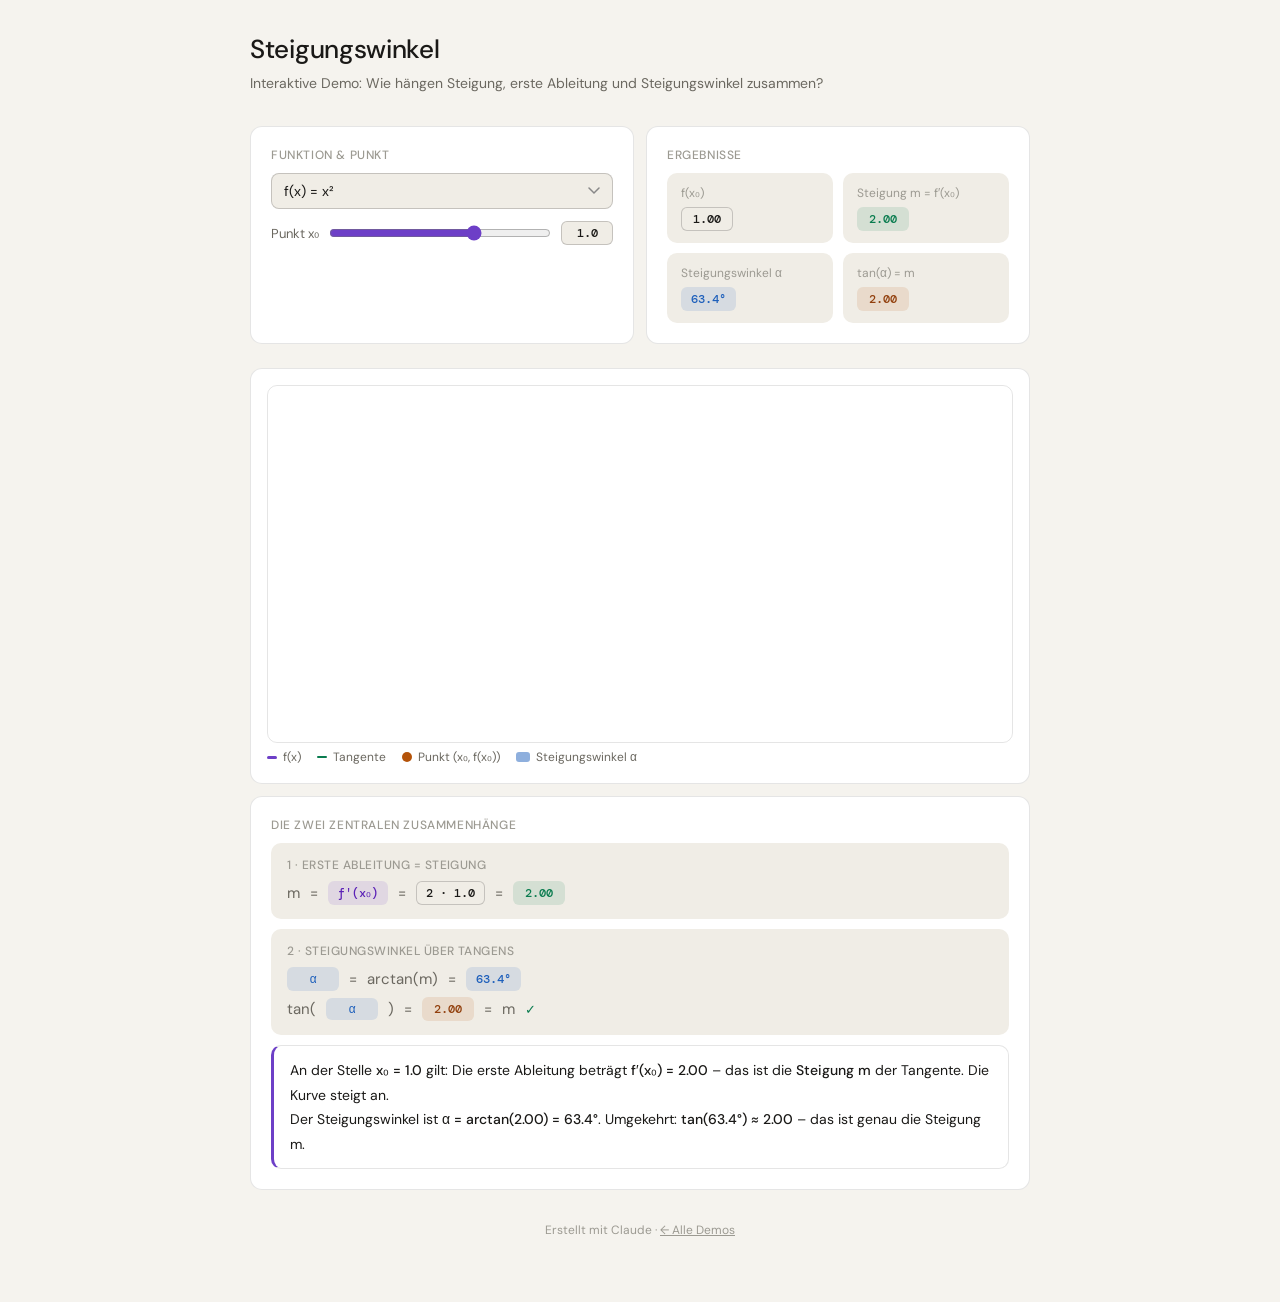
<file: steigungswinkel.html>
<!DOCTYPE html>
<html lang="de">
<head>
<meta charset="UTF-8">
<meta name="viewport" content="width=device-width, initial-scale=1.0">
<title>Steigungswinkel – Interaktive Demo</title>
<link href="https://fonts.googleapis.com/css2?family=DM+Sans:wght@400;500&family=DM+Mono:wght@400;500&display=swap" rel="stylesheet">
<link rel="stylesheet" href="shared.css">
<style>
  .page { max-width: 780px; }

  header h1 {
    font-size: 26px;
    font-weight: 500;
    letter-spacing: -0.3px;
    margin-bottom: 6px;
  }

  /* Curve colour override for this page (purple instead of red) */
  :root {
    --curve:        #6d3fc7;
    --curve-tangent:#0a7c4f;
    --curve-point:  #b45309;
  }
  @media (prefers-color-scheme: dark) {
    :root {
      --curve:        #a78bfa;
      --curve-tangent:#34d399;
      --curve-point:  #f59e0b;
    }
  }

  input[type="range"] { accent-color: var(--curve); }

  .results-grid {
    display: grid;
    grid-template-columns: 1fr 1fr;
    gap: 10px;
  }
  @media (max-width: 520px) { .results-grid { grid-template-columns: 1fr; } }

  .result-item {
    background: var(--surface2);
    border-radius: 10px;
    padding: 12px 14px;
  }
  .result-item .rlabel { font-size: 12px; color: var(--hint); margin-bottom: 6px; }
  .result-item .rvalue { display: flex; align-items: center; gap: 8px; flex-wrap: wrap; }
  .result-item .rdesc  { font-size: 12px; color: var(--muted); }

  /* Pill colour overrides: re-map to this page's colour set */
  .pill.blue   { background: rgba(29,95,187,0.12); border-color: transparent; color: #1d5fbb; }
  .pill.green  { background: rgba(10,124,79,0.12);  border-color: transparent; color: #0a7c4f; }
  .pill.amber  { background: rgba(180,83,9,0.12);   border-color: transparent; color: #92400e; }
  .pill.purple { background: rgba(109,63,199,0.12); border-color: transparent; color: #5b21b6; }
  @media (prefers-color-scheme: dark) {
    .pill.blue   { background: rgba(96,165,250,0.18);  color: #60a5fa; }
    .pill.green  { background: rgba(52,211,153,0.15);  color: #34d399; }
    .pill.amber  { background: rgba(251,191,36,0.15);  color: #fbbf24; }
    .pill.purple { background: rgba(167,139,250,0.15); color: #a78bfa; }
  }

  .formula-section { margin-top: 12px; }

  .formula-box {
    background: var(--surface2);
    border-radius: 10px;
    padding: 14px 16px;
    margin-bottom: 10px;
  }
  .formula-box .ftitle {
    font-size: 12px;
    font-weight: 500;
    color: var(--hint);
    margin-bottom: 8px;
    text-transform: uppercase;
    letter-spacing: 0.04em;
  }
  .formula-box .frow {
    display: flex;
    align-items: center;
    gap: 10px;
    flex-wrap: wrap;
    margin-bottom: 6px;
  }
  .formula-box .frow:last-child { margin-bottom: 0; }
  .feq { font-size: 15px; color: var(--muted); }

  .explain-card {
    border-left-color: var(--curve);
  }

  .legend-dot {
    width: 10px;
    height: 3px;
    border-radius: 2px;
  }
  .legend-dot.circle {
    width: 10px;
    height: 10px;
    border-radius: 50%;
  }
</style>
</head>
<body>
<div class="page">

  <header>
    <h1>Steigungswinkel</h1>
    <p>Interaktive Demo: Wie hängen Steigung, erste Ableitung und Steigungswinkel zusammen?</p>
  </header>

  <!-- Controls + Results -->
  <div class="controls-grid">
    <div class="card">
      <div class="card-label">Funktion &amp; Punkt</div>
      <select id="func-sel" onchange="update()">
        <option value="quad">f(x) = x²</option>
        <option value="cubic">f(x) = x³ − 3x</option>
        <option value="sin">f(x) = sin(x)</option>
        <option value="lin">f(x) = 2x + 1</option>
      </select>
      <div class="slider-row">
        <label>Punkt x₀</label>
        <input type="range" id="x0-slider" min="-3" max="3" step="0.1" value="1" oninput="update()">
        <span id="x0-out" class="pill">1.0</span>
      </div>
    </div>

    <div class="card">
      <div class="card-label">Ergebnisse</div>
      <div class="results-grid">
        <div class="result-item">
          <div class="rlabel">f(x₀)</div>
          <div class="rvalue"><span id="fx-out" class="pill">—</span></div>
        </div>
        <div class="result-item">
          <div class="rlabel">Steigung m = f′(x₀)</div>
          <div class="rvalue"><span id="dfx-out" class="pill green">—</span></div>
        </div>
        <div class="result-item">
          <div class="rlabel">Steigungswinkel α</div>
          <div class="rvalue"><span id="angle-out" class="pill blue">—</span></div>
        </div>
        <div class="result-item">
          <div class="rlabel">tan(α) = m</div>
          <div class="rvalue"><span id="tan-out" class="pill amber">—</span></div>
        </div>
      </div>
    </div>
  </div>

  <!-- Canvas -->
  <div class="card" style="padding: 1rem;">
    <canvas id="cv"></canvas>
    <div class="legend">
      <div class="legend-item"><div class="legend-dot" style="background:var(--curve);height:3px;"></div> f(x)</div>
      <div class="legend-item"><div class="legend-dot" style="background:var(--curve-tangent);height:2px;border-top:2px dashed var(--curve-tangent);"></div> Tangente</div>
      <div class="legend-item"><div class="legend-dot circle" style="background:var(--curve-point);"></div> Punkt (x₀, f(x₀))</div>
      <div class="legend-item"><div class="legend-dot" style="background:var(--angle-stroke);width:14px;height:10px;border-radius:3px;opacity:0.5;"></div> Steigungswinkel α</div>
    </div>
  </div>

  <!-- Formulas -->
  <div class="card formula-section">
    <div class="card-label">Die zwei zentralen Zusammenhänge</div>
    <div class="formula-box">
      <div class="ftitle">1 · Erste Ableitung = Steigung</div>
      <div class="frow">
        <span class="feq">m</span>
        <span class="feq">=</span>
        <span class="pill purple">f′(x₀)</span>
        <span class="feq">=</span>
        <span id="f1-label" class="pill">—</span>
        <span class="feq">=</span>
        <span id="dfx-out2" class="pill green">—</span>
      </div>
    </div>
    <div class="formula-box">
      <div class="ftitle">2 · Steigungswinkel über Tangens</div>
      <div class="frow">
        <span class="pill blue">α</span>
        <span class="feq">=</span>
        <span class="feq">arctan(m)</span>
        <span class="feq">=</span>
        <span id="angle-out2" class="pill blue">—</span>
      </div>
      <div class="frow" style="margin-top:6px">
        <span class="feq">tan(</span><span class="pill blue" style="padding:2px 8px;">α</span><span class="feq">)</span>
        <span class="feq">=</span>
        <span id="tan-out2" class="pill amber">—</span>
        <span class="feq">=</span>
        <span class="feq">m</span>
        <span style="font-size:13px;color:var(--curve-tangent);font-weight:500;">✓</span>
      </div>
    </div>
    <div class="explain-card" id="explain"></div>
  </div>

  <footer>Erstellt mit Claude · <a href="index.html" style="color:var(--hint);">← Alle Demos</a></footer>
</div>

<script src="canvas-utils.js"></script>
<script>
const CV  = document.getElementById('cv');
const ctx = CV.getContext('2d');

function resizeCanvas() {
  const r = setupCanvas(CV, 0.48);
  if (r) { /* setupCanvas already scaled ctx */ }
}
resizeCanvas();
window.addEventListener('resize', () => { resizeCanvas(); draw(currentState()); });

const funcs = {
  quad:  { f: x => x*x,         df: x => 2*x,         label: 'f(x) = x²',       dfExpr: x => `2 · ${x.toFixed(1)}`,   dfLabel: 'f′(x) = 2x',    xRange: [-3,3],    yRange: [-0.5,9]  },
  cubic: { f: x => x*x*x-3*x,   df: x => 3*x*x-3,     label: 'f(x) = x³ − 3x',  dfExpr: x => `3·${x.toFixed(1)}²−3`, dfLabel: 'f′(x) = 3x²−3', xRange: [-3,3],    yRange: [-5,5]    },
  sin:   { f: x => Math.sin(x),  df: x => Math.cos(x), label: 'f(x) = sin(x)',    dfExpr: x => `cos(${x.toFixed(1)})`, dfLabel: 'f′(x) = cos(x)', xRange: [-3.5,3.5],yRange: [-2,2]    },
  lin:   { f: x => 2*x+1,        df: x => 2,           label: 'f(x) = 2x + 1',   dfExpr: x => '2',                    dfLabel: 'f′(x) = 2',      xRange: [-2,4],    yRange: [-3,9]    }
};

function currentState() {
  return {
    sel: document.getElementById('func-sel').value,
    x0:  parseFloat(document.getElementById('x0-slider').value)
  };
}

function update() {
  const { sel, x0 } = currentState();
  document.getElementById('x0-out').textContent = x0.toFixed(1);

  const fn       = funcs[sel];
  const fx       = fn.f(x0);
  const slope    = fn.df(x0);
  const angleDeg = Math.atan(slope) * 180 / Math.PI;
  const tanAlpha = Math.tan(angleDeg * Math.PI / 180);

  document.getElementById('fx-out').textContent    = fx.toFixed(2);
  document.getElementById('dfx-out').textContent   = slope.toFixed(2);
  document.getElementById('dfx-out2').textContent  = slope.toFixed(2);
  document.getElementById('angle-out').textContent = angleDeg.toFixed(1) + '°';
  document.getElementById('angle-out2').textContent= angleDeg.toFixed(1) + '°';
  document.getElementById('tan-out').textContent   = tanAlpha.toFixed(2);
  document.getElementById('tan-out2').textContent  = tanAlpha.toFixed(2);
  document.getElementById('f1-label').textContent  = fn.dfExpr(x0);

  const slopeDesc = slope > 0.05 ? 'steigt an' : slope < -0.05 ? 'fällt ab' : 'ist waagerecht – hier liegt ein Extrempunkt vor';
  document.getElementById('explain').innerHTML =
    `An der Stelle <strong>x₀ = ${x0.toFixed(1)}</strong> gilt: Die erste Ableitung beträgt <strong>f′(x₀) = ${slope.toFixed(2)}</strong> – das ist die <strong>Steigung m</strong> der Tangente. Die Kurve ${slopeDesc}.<br>
     Der Steigungswinkel ist <strong>α = arctan(${slope.toFixed(2)}) = ${angleDeg.toFixed(1)}°</strong>. Umgekehrt: <strong>tan(${angleDeg.toFixed(1)}°) ≈ ${tanAlpha.toFixed(2)}</strong> – das ist genau die Steigung m.`;

  draw({ sel, x0, fn, fx, slope, angleDeg });
}

function draw({ x0, fn, fx, slope, angleDeg }) {
  const W = CV.offsetWidth;
  const H = CV.offsetHeight || Math.round(W * 0.48);

  // Use page-specific colours for this purple-themed page
  const d = isDark();
  const C = {
    bg:      d ? '#1a1917' : '#fafaf7',
    grid:    d ? 'rgba(255,255,255,0.06)' : 'rgba(0,0,0,0.06)',
    axis:    d ? 'rgba(255,255,255,0.22)' : 'rgba(0,0,0,0.22)',
    text:    d ? 'rgba(255,255,255,0.5)'  : 'rgba(0,0,0,0.5)',
    curve:   d ? '#a78bfa' : '#6d3fc7',
    tangent: d ? '#34d399' : '#0a7c4f',
    point:   d ? '#f59e0b' : '#b45309',
    aFill:   d ? 'rgba(96,165,250,0.20)'  : 'rgba(59,130,246,0.16)',
    aStroke: d ? '#60a5fa' : '#1d5fbb',
  };

  const xRange = fn.xRange;
  const yRange = fn.yRange;
  const sc = makeCoords(xRange, yRange, W, H);
  drawGrid(ctx, W, H, xRange, yRange, C, sc);

  // Curve
  drawCurve(ctx, W, xRange, yRange, fn.f, C.curve, 2.5, sc);

  // Tangent
  const tLen = (xRange[1] - xRange[0]) * 0.32;
  const [tx1, ty1] = sc(x0 - tLen, fx - slope * tLen);
  const [tx2, ty2] = sc(x0 + tLen, fx + slope * tLen);
  drawTangent(ctx, 0, 0, tx1, ty1, tx2, ty2, C.tangent);

  // Angle arc
  const [px0, py0] = sc(x0, fx);
  if (Math.abs(angleDeg) > 2 && Math.abs(angleDeg) < 88) {
    drawAngleArc(ctx, px0, py0, tx1, ty1, tx2, ty2, C, W);
  }

  // Δx/Δy triangle
  if (Math.abs(slope) > 0.1 && Math.abs(angleDeg) < 87) {
    const dx = tLen * 0.5;
    const [bx0, by0] = sc(x0, fx);
    const [bx1, by1] = sc(x0 + dx, fx);
    const [bx2, by2] = sc(x0 + dx, fx + slope * dx);
    ctx.strokeStyle = C.tangent; ctx.lineWidth = 0.8;
    ctx.globalAlpha = 0.55;
    ctx.setLineDash([4, 3]);
    ctx.beginPath(); ctx.moveTo(bx0, by0); ctx.lineTo(bx1, by1); ctx.lineTo(bx2, by2); ctx.stroke();
    ctx.setLineDash([]); ctx.globalAlpha = 1;
    ctx.font = "11px 'DM Mono', monospace"; ctx.fillStyle = C.tangent;
    ctx.textAlign = 'center'; ctx.fillText('Δx', (bx0 + bx1) / 2, by0 + 14);
    ctx.textAlign = slope > 0 ? 'left' : 'right';
    ctx.fillText('Δy', bx2 + (slope > 0 ? 5 : -5), (by1 + by2) / 2 + 4);
  }

  // Point
  drawPoint(ctx, px0, py0, C.point, C.bg, 6);

  // Point label
  ctx.fillStyle = C.point;
  ctx.font = "500 12px 'DM Sans', sans-serif"; ctx.textAlign = 'left';
  ctx.fillText(`(${x0.toFixed(1)}, ${fx.toFixed(1)})`, px0 + 10, py0 - 8);
}

update();
window.matchMedia('(prefers-color-scheme: dark)').addEventListener('change', update);
</script>
</body>
</html>
</file>
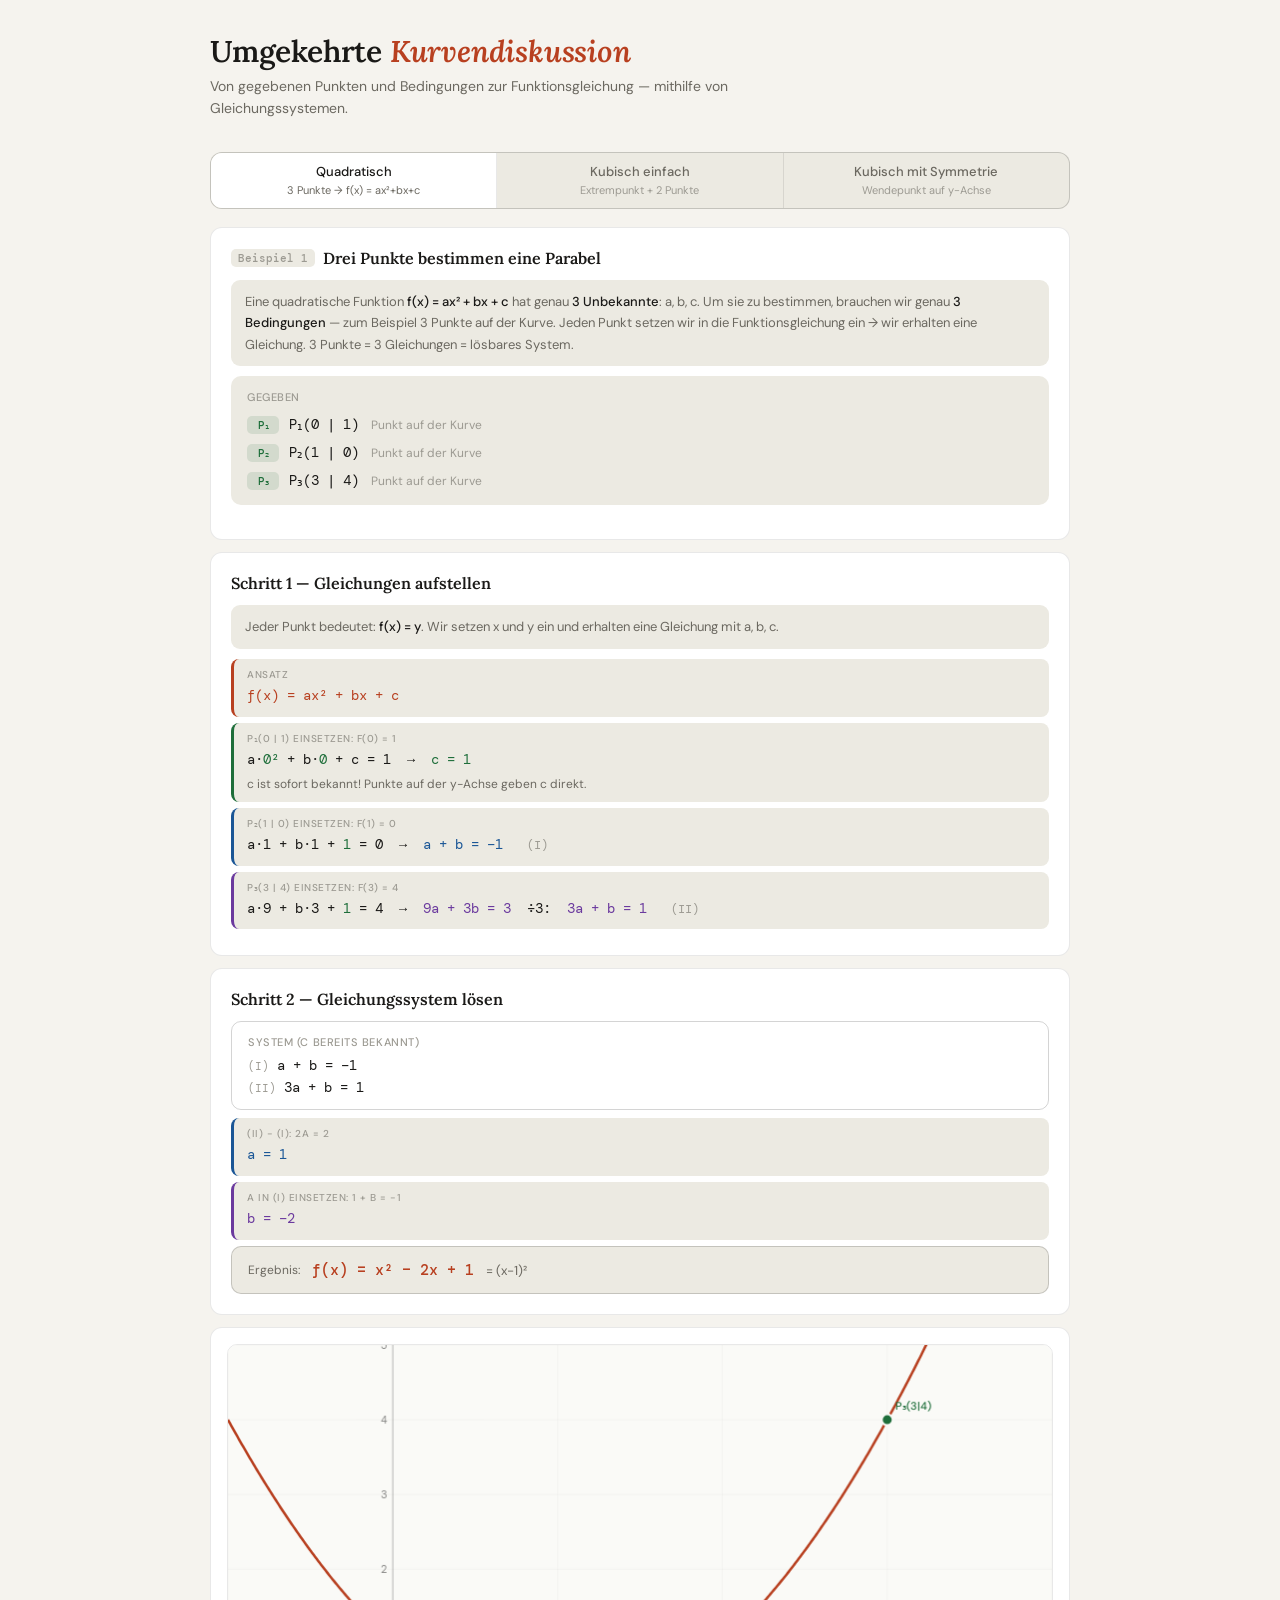
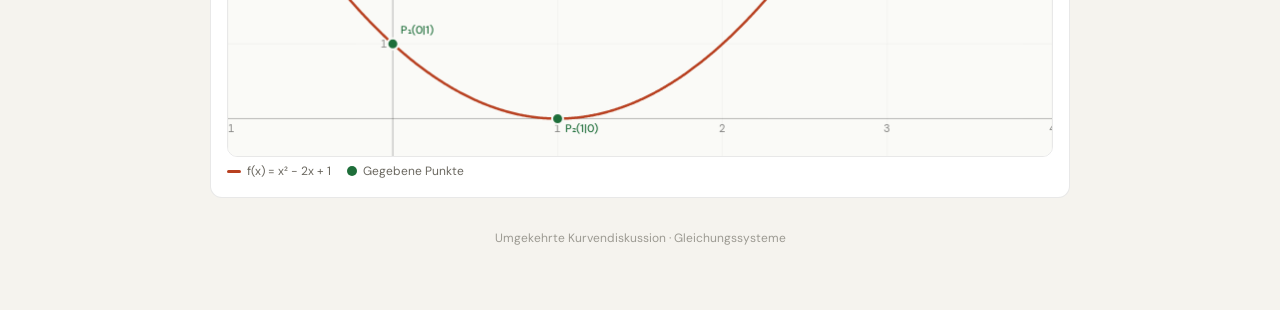
<file: umgekehrte-kurvendiskussion.html>
<!DOCTYPE html>
<html lang="de">
<head>
<meta charset="UTF-8">
<meta name="viewport" content="width=device-width, initial-scale=1.0">
<title>Umgekehrte Kurvendiskussion</title>
<link href="https://fonts.googleapis.com/css2?family=Lora:ital,wght@0,400;0,600;1,400&family=DM+Sans:wght@400;500&family=DM+Mono:wght@400;500&display=swap" rel="stylesheet">
<link rel="stylesheet" href="shared.css">
<style>
/* ── Page-specific overrides ── */
:root {
  --surface2: #eceae2;
  --surface3: #e4e1d8;
  --border:   rgba(0,0,0,0.09);
  --border2:  rgba(0,0,0,0.17);
}
@media (prefers-color-scheme: dark) {
  :root {
    --surface2: #221f18;
    --surface3: #2a2720;
    --border:   rgba(255,255,255,0.08);
    --border2:  rgba(255,255,255,0.16);
  }
}

/* Header */
header h1 { font-family: 'Lora', serif; font-size: 30px; font-weight: 600; letter-spacing: -0.2px; margin-bottom: 5px; }
header h1 em { font-style: italic; color: var(--red); }

/* Example tabs */
.ex-tabs { display: flex; gap: 0; margin-bottom: 18px; border: 0.5px solid var(--border2); border-radius: 12px; overflow: hidden; background: var(--surface2); }
.ex-tab { flex: 1; padding: 11px 8px; border: none; background: transparent; cursor: pointer; font-family: 'DM Sans', sans-serif; font-size: 13px; font-weight: 500; color: var(--muted); border-right: 0.5px solid var(--border); transition: background .15s, color .15s; line-height: 1.3; text-align: center; }
.ex-tab:last-child { border-right: none; }
.ex-tab:hover { background: var(--surface3); color: var(--text); }
.ex-tab.active { background: var(--surface); color: var(--text); }
.ex-tab .sub { display: block; font-size: 11px; font-weight: 400; color: var(--hint); margin-top: 2px; }
.ex-tab.active .sub { color: var(--muted); }

/* Card title & badge */
.card-title { font-family: 'Lora', serif; font-size: 16px; font-weight: 600; margin-bottom: 12px; display: flex; align-items: center; gap: 8px; }
.badge { font-family: 'DM Mono', monospace; font-size: 11px; font-weight: 500; background: var(--surface2); color: var(--hint); border-radius: 5px; padding: 2px 7px; }

/* Given conditions box */
.given-box { background: var(--surface2); border-radius: 10px; padding: 14px 16px; margin-bottom: 14px; }
.given-title { font-size: 11px; font-weight: 500; text-transform: uppercase; letter-spacing: .05em; color: var(--hint); margin-bottom: 10px; }
.given-row { display: flex; align-items: baseline; gap: 10px; margin-bottom: 7px; }
.given-row:last-child { margin-bottom: 0; }
.given-tag { font-family: 'DM Mono', monospace; font-size: 11px; font-weight: 500; padding: 2px 7px; border-radius: 5px; min-width: 32px; text-align: center; }
.given-tag.pt  { background: rgba(30,110,58,0.12);  color: var(--green); }
.given-tag.ext { background: rgba(107,58,158,0.12); color: var(--purple); }
.given-tag.wp  { background: rgba(14,110,110,0.12); color: var(--teal); }
.given-tag.sy  { background: rgba(26,86,150,0.12);  color: var(--blue); }
@media (prefers-color-scheme: dark) {
  .given-tag.pt  { background: rgba(78,194,122,0.15);  color: var(--green); }
  .given-tag.ext { background: rgba(176,122,224,0.15); color: var(--purple); }
  .given-tag.wp  { background: rgba(62,206,206,0.15);  color: var(--teal); }
  .given-tag.sy  { background: rgba(91,163,232,0.15);  color: var(--blue); }
}
.given-text { font-size: 14px; color: var(--text); line-height: 1.5; }
.given-text .mono { font-family: 'DM Mono', monospace; }
.given-explain { font-size: 12px; color: var(--hint); margin-left: 2px; }

/* Step */
.step { margin-bottom: 10px; }
.step-head { display: flex; align-items: center; gap: 8px; margin-bottom: 7px; cursor: pointer; user-select: none; }
.step-num { width: 22px; height: 22px; border-radius: 50%; background: var(--surface2); color: var(--hint); font-size: 11px; font-weight: 500; display: flex; align-items: center; justify-content: center; flex-shrink: 0; }
.step-num.done   { background: var(--green); color: #fff; }
.step-num.active { background: var(--red);   color: #fff; }
.step-title { font-size: 14px; font-weight: 500; color: var(--text); }
.step-body { padding-left: 30px; }

/* Formula row */
.frow { background: var(--surface2); border-radius: 8px; padding: 9px 13px; margin-bottom: 6px; border-left: 3px solid var(--border2); }
.frow.r { border-left-color: var(--red); }
.frow.b { border-left-color: var(--blue); }
.frow.g { border-left-color: var(--green); }
.frow.p { border-left-color: var(--purple); }
.frow.t { border-left-color: var(--teal); }
.frow.a { border-left-color: var(--amber); }
.frow-label { font-size: 10px; font-weight: 500; text-transform: uppercase; letter-spacing: .05em; color: var(--hint); margin-bottom: 4px; }
.frow-f { font-family: 'DM Mono', monospace; font-size: 13.5px; color: var(--text); line-height: 1.7; }
.frow-f .r { color: var(--red); }
.frow-f .b { color: var(--blue); }
.frow-f .g { color: var(--green); }
.frow-f .p { color: var(--purple); }
.frow-f .t { color: var(--teal); }
.frow-f .a { color: var(--amber); }
.frow-note { font-size: 12px; color: var(--muted); margin-top: 3px; line-height: 1.5; }

/* System box */
.sys-box { border: 0.5px solid var(--border2); border-radius: 10px; padding: 13px 16px; margin-bottom: 8px; }
.sys-box .sys-label { font-size: 11px; text-transform: uppercase; letter-spacing: .05em; color: var(--hint); font-weight: 500; margin-bottom: 8px; }
.eq-row { display: flex; align-items: baseline; gap: 8px; margin-bottom: 5px; }
.eq-row:last-child { margin-bottom: 0; }
.eq-num { font-family: 'DM Mono', monospace; font-size: 11px; color: var(--hint); min-width: 20px; }
.eq-f { font-family: 'DM Mono', monospace; font-size: 13.5px; color: var(--text); }

/* Result banner */
.result-banner { background: var(--surface2); border: 0.5px solid var(--border2); border-radius: 10px; padding: 13px 16px; display: flex; align-items: center; gap: 12px; flex-wrap: wrap; }
.result-banner .res-label { font-size: 12px; color: var(--muted); }
.result-banner .res-f { font-family: 'DM Mono', monospace; font-size: 15px; font-weight: 500; color: var(--red); }
</style>
</head>
<body>
<div class="page">

<header>
  <h1>Umgekehrte <em>Kurvendiskussion</em></h1>
  <p>Von gegebenen Punkten und Bedingungen zur Funktionsgleichung — mithilfe von Gleichungssystemen.</p>
</header>

<div class="ex-tabs">
  <button class="ex-tab active" onclick="showEx(0)">
    Quadratisch
    <span class="sub">3 Punkte → f(x) = ax²+bx+c</span>
  </button>
  <button class="ex-tab" onclick="showEx(1)">
    Kubisch einfach
    <span class="sub">Extrempunkt + 2 Punkte</span>
  </button>
  <button class="ex-tab" onclick="showEx(2)">
    Kubisch mit Symmetrie
    <span class="sub">Wendepunkt auf y-Achse</span>
  </button>
</div>

<!-- ═══ PANEL 0: Quadratic ═══ -->
<div id="ex-0" class="panel active">

  <div class="card">
    <div class="card-title"><span class="badge">Beispiel 1</span> Drei Punkte bestimmen eine Parabel</div>
    <div class="info">
      Eine quadratische Funktion <strong>f(x) = ax² + bx + c</strong> hat genau <strong>3 Unbekannte</strong>: a, b, c.
      Um sie zu bestimmen, brauchen wir genau <strong>3 Bedingungen</strong> — zum Beispiel 3 Punkte auf der Kurve.
      Jeden Punkt setzen wir in die Funktionsgleichung ein → wir erhalten eine Gleichung. 3 Punkte = 3 Gleichungen = lösbares System.
    </div>
    <div class="given-box">
      <div class="given-title">Gegeben</div>
      <div class="given-row">
        <span class="given-tag pt">P₁</span>
        <span class="given-text"><span class="mono">P₁(0 | 1)</span></span>
        <span class="given-explain">Punkt auf der Kurve</span>
      </div>
      <div class="given-row">
        <span class="given-tag pt">P₂</span>
        <span class="given-text"><span class="mono">P₂(1 | 0)</span></span>
        <span class="given-explain">Punkt auf der Kurve</span>
      </div>
      <div class="given-row">
        <span class="given-tag pt">P₃</span>
        <span class="given-text"><span class="mono">P₃(3 | 4)</span></span>
        <span class="given-explain">Punkt auf der Kurve</span>
      </div>
    </div>
  </div>

  <div class="card">
    <div class="card-title">Schritt 1 — Gleichungen aufstellen</div>
    <div class="info">
      Jeder Punkt bedeutet: <strong>f(x) = y</strong>. Wir setzen x und y ein und erhalten eine Gleichung mit a, b, c.
    </div>
    <div class="frow r">
      <div class="frow-label">Ansatz</div>
      <div class="frow-f"><span class="r">f(x) = ax² + bx + c</span></div>
    </div>
    <div class="frow g">
      <div class="frow-label">P₁(0 | 1) einsetzen: f(0) = 1</div>
      <div class="frow-f">a·<span class="g">0²</span> + b·<span class="g">0</span> + c = 1 &nbsp;→&nbsp; <span class="g">c = 1</span></div>
      <div class="frow-note">c ist sofort bekannt! Punkte auf der y-Achse geben c direkt.</div>
    </div>
    <div class="frow b">
      <div class="frow-label">P₂(1 | 0) einsetzen: f(1) = 0</div>
      <div class="frow-f">a·1 + b·1 + <span class="g">1</span> = 0 &nbsp;→&nbsp; <span class="b">a + b = −1</span> &nbsp;&nbsp;<span style="color:var(--hint);font-size:12px">(I)</span></div>
    </div>
    <div class="frow p">
      <div class="frow-label">P₃(3 | 4) einsetzen: f(3) = 4</div>
      <div class="frow-f">a·9 + b·3 + <span class="g">1</span> = 4 &nbsp;→&nbsp; <span class="p">9a + 3b = 3</span> &nbsp;÷3:&nbsp; <span class="p">3a + b = 1</span> &nbsp;&nbsp;<span style="color:var(--hint);font-size:12px">(II)</span></div>
    </div>
  </div>

  <div class="card">
    <div class="card-title">Schritt 2 — Gleichungssystem lösen</div>
    <div class="sys-box">
      <div class="sys-label">System (c bereits bekannt)</div>
      <div class="eq-row"><span class="eq-num">(I)</span><span class="eq-f"> a + b = −1</span></div>
      <div class="eq-row"><span class="eq-num">(II)</span><span class="eq-f">3a + b =  1</span></div>
    </div>
    <div class="frow b">
      <div class="frow-label">(II) − (I): 2a = 2</div>
      <div class="frow-f"><span class="b">a = 1</span></div>
    </div>
    <div class="frow p">
      <div class="frow-label">a in (I) einsetzen: 1 + b = −1</div>
      <div class="frow-f"><span class="p">b = −2</span></div>
    </div>
    <div class="result-banner">
      <span class="res-label">Ergebnis:</span>
      <span class="res-f">f(x) = x² − 2x + 1</span>
      <span style="font-size:13px;color:var(--muted)">= (x−1)²</span>
    </div>
  </div>

  <div class="card" style="padding:1rem">
    <canvas id="cv-0"></canvas>
    <div class="legend">
      <div class="li"><div class="lsw" style="background:var(--red)"></div> f(x) = x² − 2x + 1</div>
      <div class="li"><div class="lsw" style="width:10px;height:10px;border-radius:50%;background:var(--green)"></div> Gegebene Punkte</div>
    </div>
  </div>
</div>

<!-- ═══ PANEL 1: Cubic simple ═══ -->
<div id="ex-1" class="panel">

  <div class="card">
    <div class="card-title"><span class="badge">Beispiel 2</span> Kubische mit Extrempunkt und Punkten</div>
    <div class="info">
      Eine kubische Funktion <strong>f(x) = ax³ + bx² + cx + d</strong> hat <strong>4 Unbekannte</strong>.
      Ein <strong>Extrempunkt</strong> liefert uns gleich <strong>2 Gleichungen</strong>: f(xₑ) = yₑ und f′(xₑ) = 0.
      Mit 2 weiteren Punkten haben wir genug, um das System zu lösen.
    </div>
    <div class="given-box">
      <div class="given-title">Gegeben</div>
      <div class="given-row">
        <span class="given-tag ext">HP</span>
        <span class="given-text"><span class="mono">H(0 | 2)</span></span>
        <span class="given-explain">Hochpunkt → f(0)=2 und f′(0)=0</span>
      </div>
      <div class="given-row">
        <span class="given-tag pt">P₁</span>
        <span class="given-text"><span class="mono">P₁(−1 | 0)</span></span>
        <span class="given-explain">Punkt auf der Kurve (Nullstelle)</span>
      </div>
      <div class="given-row">
        <span class="given-tag pt">P₂</span>
        <span class="given-text"><span class="mono">P₂(2 | −2)</span></span>
        <span class="given-explain">Punkt auf der Kurve</span>
      </div>
    </div>
  </div>

  <div class="card">
    <div class="card-title">Schritt 1 — Gleichungen aufstellen</div>
    <div class="info">
      Der Hochpunkt liefert zwei Gleichungen: die Funktion selbst und die Ableitung (Steigung = 0 im Extrempunkt).
    </div>
    <div class="frow r">
      <div class="frow-label">Ansatz</div>
      <div class="frow-f"><span class="r">f(x) = ax³ + bx² + cx + d</span></div>
      <div class="frow-f"><span class="r">f′(x) = 3ax² + 2bx + c</span></div>
    </div>
    <div class="frow g">
      <div class="frow-label">HP: f(0) = 2</div>
      <div class="frow-f">a·0 + b·0 + c·0 + d = 2 &nbsp;→&nbsp; <span class="g">d = 2</span></div>
      <div class="frow-note">d ist sofort bekannt — der Hochpunkt liegt auf der y-Achse.</div>
    </div>
    <div class="frow t">
      <div class="frow-label">HP: f′(0) = 0 (Steigung im Extrempunkt)</div>
      <div class="frow-f">3a·0 + 2b·0 + c = 0 &nbsp;→&nbsp; <span class="t">c = 0</span></div>
      <div class="frow-note">c ist auch sofort bekannt — weil xₑ = 0 sehr praktisch ist.</div>
    </div>
    <div class="frow b">
      <div class="frow-label">P₁(−1 | 0) einsetzen: f(−1) = 0</div>
      <div class="frow-f">−a + b + <span class="t">0</span> + <span class="g">2</span> = 0 &nbsp;→&nbsp; <span class="b">−a + b = −2</span> &nbsp;&nbsp;<span style="color:var(--hint);font-size:12px">(I)</span></div>
    </div>
    <div class="frow p">
      <div class="frow-label">P₂(2 | −2) einsetzen: f(2) = −2</div>
      <div class="frow-f">8a + 4b + <span class="t">0</span> + <span class="g">2</span> = −2 &nbsp;→&nbsp; <span class="p">8a + 4b = −4</span> &nbsp;÷4:&nbsp; <span class="p">2a + b = −1</span> &nbsp;&nbsp;<span style="color:var(--hint);font-size:12px">(II)</span></div>
    </div>
  </div>

  <div class="card">
    <div class="card-title">Schritt 2 — Gleichungssystem lösen</div>
    <div class="sys-box">
      <div class="sys-label">System (c=0, d=2 bereits bekannt)</div>
      <div class="eq-row"><span class="eq-num">(I)</span><span class="eq-f"> −a + b = −2</span></div>
      <div class="eq-row"><span class="eq-num">(II)</span><span class="eq-f"> 2a + b = −1</span></div>
    </div>
    <div class="frow b">
      <div class="frow-label">(II) − (I): 3a = 1</div>
      <div class="frow-f"><span class="b">a = ⅓</span></div>
    </div>
    <div class="frow p">
      <div class="frow-label">a in (I): −⅓ + b = −2</div>
      <div class="frow-f"><span class="p">b = −2 + ⅓ = −5/3</span></div>
    </div>
    <div class="result-banner">
      <span class="res-label">Ergebnis:</span>
      <span class="res-f">f(x) = ⅓x³ − 5/3·x² + 2</span>
    </div>
  </div>

  <div class="card" style="padding:1rem">
    <canvas id="cv-1"></canvas>
    <div class="legend">
      <div class="li"><div class="lsw" style="background:var(--red)"></div> f(x) = ⅓x³ − 5/3x² + 2</div>
      <div class="li"><div class="lsw" style="width:10px;height:10px;border-radius:50%;background:var(--purple)"></div> Hochpunkt</div>
      <div class="li"><div class="lsw" style="width:10px;height:10px;border-radius:50%;background:var(--green)"></div> Gegebene Punkte</div>
    </div>
  </div>
</div>

<!-- ═══ PANEL 2: Cubic with symmetry ═══ -->
<div id="ex-2" class="panel">

  <div class="card">
    <div class="card-title"><span class="badge">Beispiel 3</span> Symmetriebedingung reduziert das System</div>
    <div class="info">
      Hat eine kubische Funktion ihren <strong>Wendepunkt auf der y-Achse</strong> (bei x=0),
      dann sind die Koeffizienten b und d automatisch null: <strong>f(x) = ax³ + cx</strong>.
      Aus 4 Unbekannten werden so nur noch 2 — das System ist viel einfacher zu lösen.
    </div>
    <div class="given-box">
      <div class="given-title">Gegeben</div>
      <div class="given-row">
        <span class="given-tag wp">WP</span>
        <span class="given-text"><span class="mono">W(0 | 0)</span></span>
        <span class="given-explain">Wendepunkt im Ursprung → b=0 und d=0</span>
      </div>
      <div class="given-row">
        <span class="given-tag ext">HP</span>
        <span class="given-text"><span class="mono">H(−1 | 2)</span></span>
        <span class="given-explain">Hochpunkt → f(−1)=2 und f′(−1)=0</span>
      </div>
    </div>
  </div>

  <div class="card">
    <div class="card-title">Schritt 1 — Symmetrie ausnutzen</div>
    <div class="info">
      Ein Wendepunkt bei x=0 bedeutet f″(0)=0. Bei f(x)=ax³+bx²+cx+d ergibt sich f″(x)=6ax+2b,
      also 6a·0+2b=0 → <strong>b=0</strong>. Und da W auf der x-Achse liegt: f(0)=d=0 → <strong>d=0</strong>.
    </div>
    <div class="frow t">
      <div class="frow-label">Vereinfachter Ansatz durch Symmetrie</div>
      <div class="frow-f"><span class="t">f(x) = ax³ + cx</span></div>
      <div class="frow-f"><span class="t">f′(x) = 3ax² + c</span></div>
      <div class="frow-note">Nur noch 2 Unbekannte: a und c.</div>
    </div>
  </div>

  <div class="card">
    <div class="card-title">Schritt 2 — Gleichungen aufstellen</div>
    <div class="frow b">
      <div class="frow-label">HP: f(−1) = 2</div>
      <div class="frow-f">a·(−1)³ + c·(−1) = 2 &nbsp;→&nbsp; <span class="b">−a − c = 2</span> &nbsp;&nbsp;<span style="color:var(--hint);font-size:12px">(I)</span></div>
    </div>
    <div class="frow p">
      <div class="frow-label">HP: f′(−1) = 0</div>
      <div class="frow-f">3a·(−1)² + c = 0 &nbsp;→&nbsp; <span class="p">3a + c = 0</span> &nbsp;&nbsp;<span style="color:var(--hint);font-size:12px">(II)</span></div>
    </div>
  </div>

  <div class="card">
    <div class="card-title">Schritt 3 — Gleichungssystem lösen</div>
    <div class="sys-box">
      <div class="sys-label">2×2 System</div>
      <div class="eq-row"><span class="eq-num">(I)</span><span class="eq-f"> −a − c = 2</span></div>
      <div class="eq-row"><span class="eq-num">(II)</span><span class="eq-f"> 3a + c = 0</span></div>
    </div>
    <div class="frow b">
      <div class="frow-label">(I) + (II): 2a = 2</div>
      <div class="frow-f"><span class="b">a = 1</span></div>
    </div>
    <div class="frow p">
      <div class="frow-label">a in (II): 3·1 + c = 0</div>
      <div class="frow-f"><span class="p">c = −3</span></div>
    </div>
    <div class="result-banner">
      <span class="res-label">Ergebnis:</span>
      <span class="res-f">f(x) = x³ − 3x</span>
      <span style="font-size:13px;color:var(--muted)">(b=0, d=0 durch Symmetrie)</span>
    </div>
  </div>

  <div class="card" style="padding:1rem">
    <canvas id="cv-2"></canvas>
    <div class="legend">
      <div class="li"><div class="lsw" style="background:var(--red)"></div> f(x) = x³ − 3x</div>
      <div class="li"><div class="lsw" style="width:10px;height:10px;border-radius:50%;background:var(--teal)"></div> Wendepunkt</div>
      <div class="li"><div class="lsw" style="width:10px;height:10px;border-radius:50%;background:var(--purple)"></div> Hochpunkt</div>
    </div>
  </div>
</div>

<footer>Umgekehrte Kurvendiskussion · Gleichungssysteme</footer>
</div>

<script src="canvas-utils.js"></script>
<script>
// ── Canvas 0: f(x) = x²−2x+1 ──
function drawC0(){
  const r=setupCanvas('cv-0',0.5);if(!r)return;
  const{ctx,w:W,h:H}=r;const C=colors();
  const xR=[-1,4],yR=[-0.5,5];
  const sc=makeCoords(xR,yR,W,H);
  drawGrid(ctx,W,H,xR,yR,C,sc);
  drawCurve(ctx,W,xR,yR,x=>x**2-2*x+1,C.curve,2.5,sc);
  const pts=[{x:0,y:1,l:'P₁(0|1)'},{x:1,y:0,l:'P₂(1|0)'},{x:3,y:4,l:'P₃(3|4)'}];
  pts.forEach((p,i)=>{
    const[px,py]=sc(p.x,p.y);
    drawPoint(ctx,px,py,C.green,C.bg);
    ctx.fillStyle=C.green;ctx.font="500 11px 'DM Sans',sans-serif";
    ctx.textAlign='left';ctx.fillText(p.l,px+8,py+(i===1?14:-10));
  });
}

// ── Canvas 1: f(x) = ⅓x³ − 5/3x² + 2 ──
function drawC1(){
  const r=setupCanvas('cv-1',0.5);if(!r)return;
  const{ctx,w:W,h:H}=r;const C=colors();
  const xR=[-2,5],yR=[-4,4];
  const sc=makeCoords(xR,yR,W,H);
  drawGrid(ctx,W,H,xR,yR,C,sc);
  const f=x=>(1/3)*x**3-(5/3)*x**2+2;
  drawCurve(ctx,W,xR,yR,f,C.curve,2.5,sc);
  // Hochpunkt
  const[hpx,hpy]=sc(0,2);
  drawPoint(ctx,hpx,hpy,C.purple,C.bg);
  ctx.fillStyle=C.purple;ctx.font="500 11px 'DM Sans',sans-serif";ctx.textAlign='left';
  ctx.fillText('H(0|2)',hpx+8,hpy-11);
  // Punkte
  [{x:-1,y:0,l:'P₁(−1|0)'},{x:2,y:-2,l:'P₂(2|−2)'}].forEach((p,i)=>{
    const[px,py]=sc(p.x,p.y);
    drawPoint(ctx,px,py,C.green,C.bg);
    ctx.fillStyle=C.green;ctx.font="500 11px 'DM Sans',sans-serif";ctx.textAlign='left';
    ctx.fillText(p.l,px+8,py+(i===0?14:-11));
  });
}

// ── Canvas 2: f(x) = x³ − 3x ──
function drawC2(){
  const r=setupCanvas('cv-2',0.5);if(!r)return;
  const{ctx,w:W,h:H}=r;const C=colors();
  const xR=[-2.5,2.5],yR=[-3,3];
  const sc=makeCoords(xR,yR,W,H);
  drawGrid(ctx,W,H,xR,yR,C,sc);
  drawCurve(ctx,W,xR,yR,x=>x**3-3*x,C.curve,2.5,sc);
  // Wendepunkt
  const[wpx,wpy]=sc(0,0);
  drawPoint(ctx,wpx,wpy,C.teal,C.bg);
  ctx.fillStyle=C.teal;ctx.font="500 11px 'DM Sans',sans-serif";ctx.textAlign='left';
  ctx.fillText('W(0|0)',wpx+8,wpy-11);
  // Hochpunkt
  const[hpx,hpy]=sc(-1,2);
  drawPoint(ctx,hpx,hpy,C.purple,C.bg);
  ctx.fillStyle=C.purple;ctx.font="500 11px 'DM Sans',sans-serif";ctx.textAlign='left';
  ctx.fillText('H(−1|2)',hpx+8,hpy-11);
}

// ── Tab switching ──
function showEx(n){
  document.querySelectorAll('.ex-tab').forEach((t,i)=>t.classList.toggle('active',i===n));
  document.querySelectorAll('.panel').forEach((p,i)=>p.classList.toggle('active',i===n));
  setTimeout(()=>{
    if(n===0) drawC0();
    if(n===1) drawC1();
    if(n===2) drawC2();
  },20);
}

// ── Init ──
window.addEventListener('DOMContentLoaded',()=>{ drawC0(); });
window.matchMedia('(prefers-color-scheme:dark)').addEventListener('change',()=>{
  drawC0(); drawC1(); drawC2();
});
window.addEventListener('resize',()=>{
  drawC0(); drawC1(); drawC2();
});
</script>
</body>
</html>
</file>
<file: shared.css>
/* ─────────────────────────────────────────────────────────────
   shared.css — common design tokens, layout, and components
   used by all math-demo pages
   ───────────────────────────────────────────────────────────── */

/* ── Design tokens ── */
:root {
  --bg:        #f5f3ee;
  --surface:   #ffffff;
  --surface2:  #f0ede6;
  --border:    rgba(0,0,0,0.10);
  --border2:   rgba(0,0,0,0.18);
  --text:      #1a1917;
  --muted:     #6b6860;
  --hint:      #9c9a92;

  /* Semantic colour palette */
  --red:       #b84020;
  --blue:      #1a5696;
  --green:     #1e6e3a;
  --purple:    #6b3a9e;
  --amber:     #8a5a00;
  --teal:      #0e6e6e;

  /* Canvas-specific */
  --canvas-bg:   #fafaf7;
  --grid:        rgba(0,0,0,0.06);
  --axis:        rgba(0,0,0,0.22);
  --angle-fill:  rgba(59,130,246,0.18);
  --angle-stroke:#1d5fbb;
}

@media (prefers-color-scheme: dark) {
  :root {
    --bg:        #111009;
    --surface:   #1a1814;
    --surface2:  #222018;
    --border:    rgba(255,255,255,0.09);
    --border2:   rgba(255,255,255,0.16);
    --text:      #e8e4d8;
    --muted:     #9c9888;
    --hint:      #6b6658;

    --red:       #e06040;
    --blue:      #5ba3e8;
    --green:     #4ec27a;
    --purple:    #b07ae0;
    --amber:     #f0b040;
    --teal:      #3ecece;

    --canvas-bg:   #161412;
    --grid:        rgba(255,255,255,0.05);
    --axis:        rgba(255,255,255,0.20);
    --angle-fill:  rgba(96,165,250,0.20);
    --angle-stroke:#60a5fa;
  }
}

/* ── Reset ── */
*, *::before, *::after { box-sizing: border-box; margin: 0; padding: 0; }

/* ── Base layout ── */
body {
  font-family: 'DM Sans', sans-serif;
  background: var(--bg);
  color: var(--text);
  min-height: 100vh;
  padding: 2rem 1rem 4rem;
}

.page {
  max-width: 860px;
  margin: 0 auto;
}

/* ── Header ── */
header { margin-bottom: 2rem; }

header p {
  font-size: 14px;
  color: var(--muted);
  line-height: 1.6;
  max-width: 600px;
}

/* ── Card ── */
.card {
  background: var(--surface);
  border: 0.5px solid var(--border);
  border-radius: 12px;
  padding: 1.25rem;
  margin-bottom: 12px;
}

.card-label {
  font-size: 12px;
  font-weight: 500;
  text-transform: uppercase;
  letter-spacing: 0.05em;
  color: var(--hint);
  margin-bottom: 10px;
}

/* ── Select (custom chevron) ── */
select {
  width: 100%;
  padding: 8px 32px 8px 12px;
  border-radius: 8px;
  border: 0.5px solid var(--border2);
  background: var(--surface2);
  background-image: url("data:image/svg+xml,%3Csvg xmlns='http://www.w3.org/2000/svg' width='12' height='8'%3E%3Cpath d='M1 1l5 5 5-5' stroke='%23888' stroke-width='1.5' fill='none' stroke-linecap='round'/%3E%3C/svg%3E");
  background-repeat: no-repeat;
  background-position: right 12px center;
  color: var(--text);
  font-family: 'DM Sans', sans-serif;
  font-size: 14px;
  cursor: pointer;
  outline: none;
  appearance: none;
  margin-bottom: 12px;
}

/* ── Slider row ── */
.slider-row {
  display: flex;
  align-items: center;
  gap: 10px;
  margin-bottom: 10px;
}

.slider-row label {
  font-size: 13px;
  color: var(--muted);
  white-space: nowrap;
  min-width: 28px;
}

input[type="range"] {
  flex: 1;
  accent-color: var(--red);
  cursor: pointer;
}

/* ── Pill ── */
.pill {
  font-family: 'DM Mono', monospace;
  font-size: 12px;
  font-weight: 500;
  padding: 3px 9px;
  border-radius: 6px;
  border: 0.5px solid var(--border2);
  background: var(--surface2);
  color: var(--text);
  min-width: 52px;
  text-align: center;
  white-space: nowrap;
}

.pill.red,   .pill.acc { background: rgba(184,64,32,0.12); border-color: transparent; color: var(--red);    }
.pill.blue,  .pill.blu { background: rgba(26,86,150,0.12); border-color: transparent; color: var(--blue);   }
.pill.green, .pill.grn { background: rgba(30,110,58,0.12); border-color: transparent; color: var(--green);  }
.pill.purple,.pill.pur { background: rgba(107,58,158,0.12);border-color: transparent; color: var(--purple); }
.pill.amber, .pill.amb { background: rgba(138,90,0,0.12);  border-color: transparent; color: var(--amber);  }
.pill.teal,  .pill.tel { background: rgba(14,110,110,0.12);border-color: transparent; color: var(--teal);   }

@media (prefers-color-scheme: dark) {
  .pill.red,   .pill.acc { background: rgba(224,96,64,0.15);  color: var(--red);    }
  .pill.blue,  .pill.blu { background: rgba(91,163,232,0.15); color: var(--blue);   }
  .pill.green, .pill.grn { background: rgba(78,194,122,0.15); color: var(--green);  }
  .pill.purple,.pill.pur { background: rgba(176,122,224,0.15);color: var(--purple); }
  .pill.amber, .pill.amb { background: rgba(240,176,64,0.15); color: var(--amber);  }
  .pill.teal,  .pill.tel { background: rgba(62,206,206,0.15); color: var(--teal);   }
}

/* ── Canvas ── */
canvas {
  display: block;
  width: 100%;
  border-radius: 10px;
  border: 0.5px solid var(--border);
}

/* ── Legend ── */
.legend {
  display: flex;
  gap: 16px;
  flex-wrap: wrap;
  padding: 6px 0 2px;
}

.legend-item, .li {
  display: flex;
  align-items: center;
  gap: 6px;
  font-size: 12px;
  color: var(--muted);
}

.lswatch, .lsw {
  width: 14px;
  height: 3px;
  border-radius: 2px;
  flex-shrink: 0;
}

.lswatch.dashed {
  background: repeating-linear-gradient(90deg, currentColor 0 5px, transparent 5px 9px);
}

/* ── Explain / info callout ── */
.explain, .explain-card {
  background: var(--surface);
  border: 0.5px solid var(--border);
  border-left: 3px solid var(--red);
  border-radius: 10px;
  padding: 12px 16px;
  font-size: 14px;
  line-height: 1.75;
  color: var(--text);
}

.explain strong, .explain-card strong { font-weight: 500; }

.info, .info-box {
  background: var(--surface2);
  border-radius: 9px;
  padding: 11px 14px;
  font-size: 13px;
  color: var(--muted);
  line-height: 1.65;
  margin-bottom: 10px;
}

.info strong, .info-box strong { color: var(--text); font-weight: 500; }

/* ── Panel / tab visibility ── */
.panel { display: none; }
.panel.active { display: block; }

/* ── Two-column controls grid ── */
.ctrl-grid, .controls-grid {
  display: grid;
  grid-template-columns: 1fr 1fr;
  gap: 12px;
  margin-bottom: 12px;
}

@media (max-width: 540px) {
  .ctrl-grid, .controls-grid { grid-template-columns: 1fr; }
}

/* ── Result items ── */
.ritem {
  background: var(--surface2);
  border-radius: 10px;
  padding: 10px 12px;
}

.ritem .rl { font-size: 11px; color: var(--hint); margin-bottom: 5px; }
.ritem .rv { display: flex; align-items: center; gap: 6px; flex-wrap: wrap; }

/* ── Nav buttons (kurvendiskussion) ── */
.nav-row { display: flex; justify-content: space-between; align-items: center; margin-top: 12px; }

.nav-btn {
  font-family: 'DM Sans', sans-serif;
  font-size: 13px;
  font-weight: 500;
  padding: 7px 16px;
  border-radius: 8px;
  border: 0.5px solid var(--border2);
  background: var(--surface2);
  color: var(--muted);
  cursor: pointer;
  transition: background .15s, color .15s;
}

.nav-btn:hover { background: var(--surface2); filter: brightness(0.95); color: var(--text); }
.nav-btn.primary { background: var(--red); color: #fff; border-color: transparent; }
.nav-btn.primary:hover { opacity: 0.88; }

/* ── Footer ── */
footer {
  text-align: center;
  font-size: 12px;
  color: var(--hint);
  margin-top: 2rem;
}
</file>
